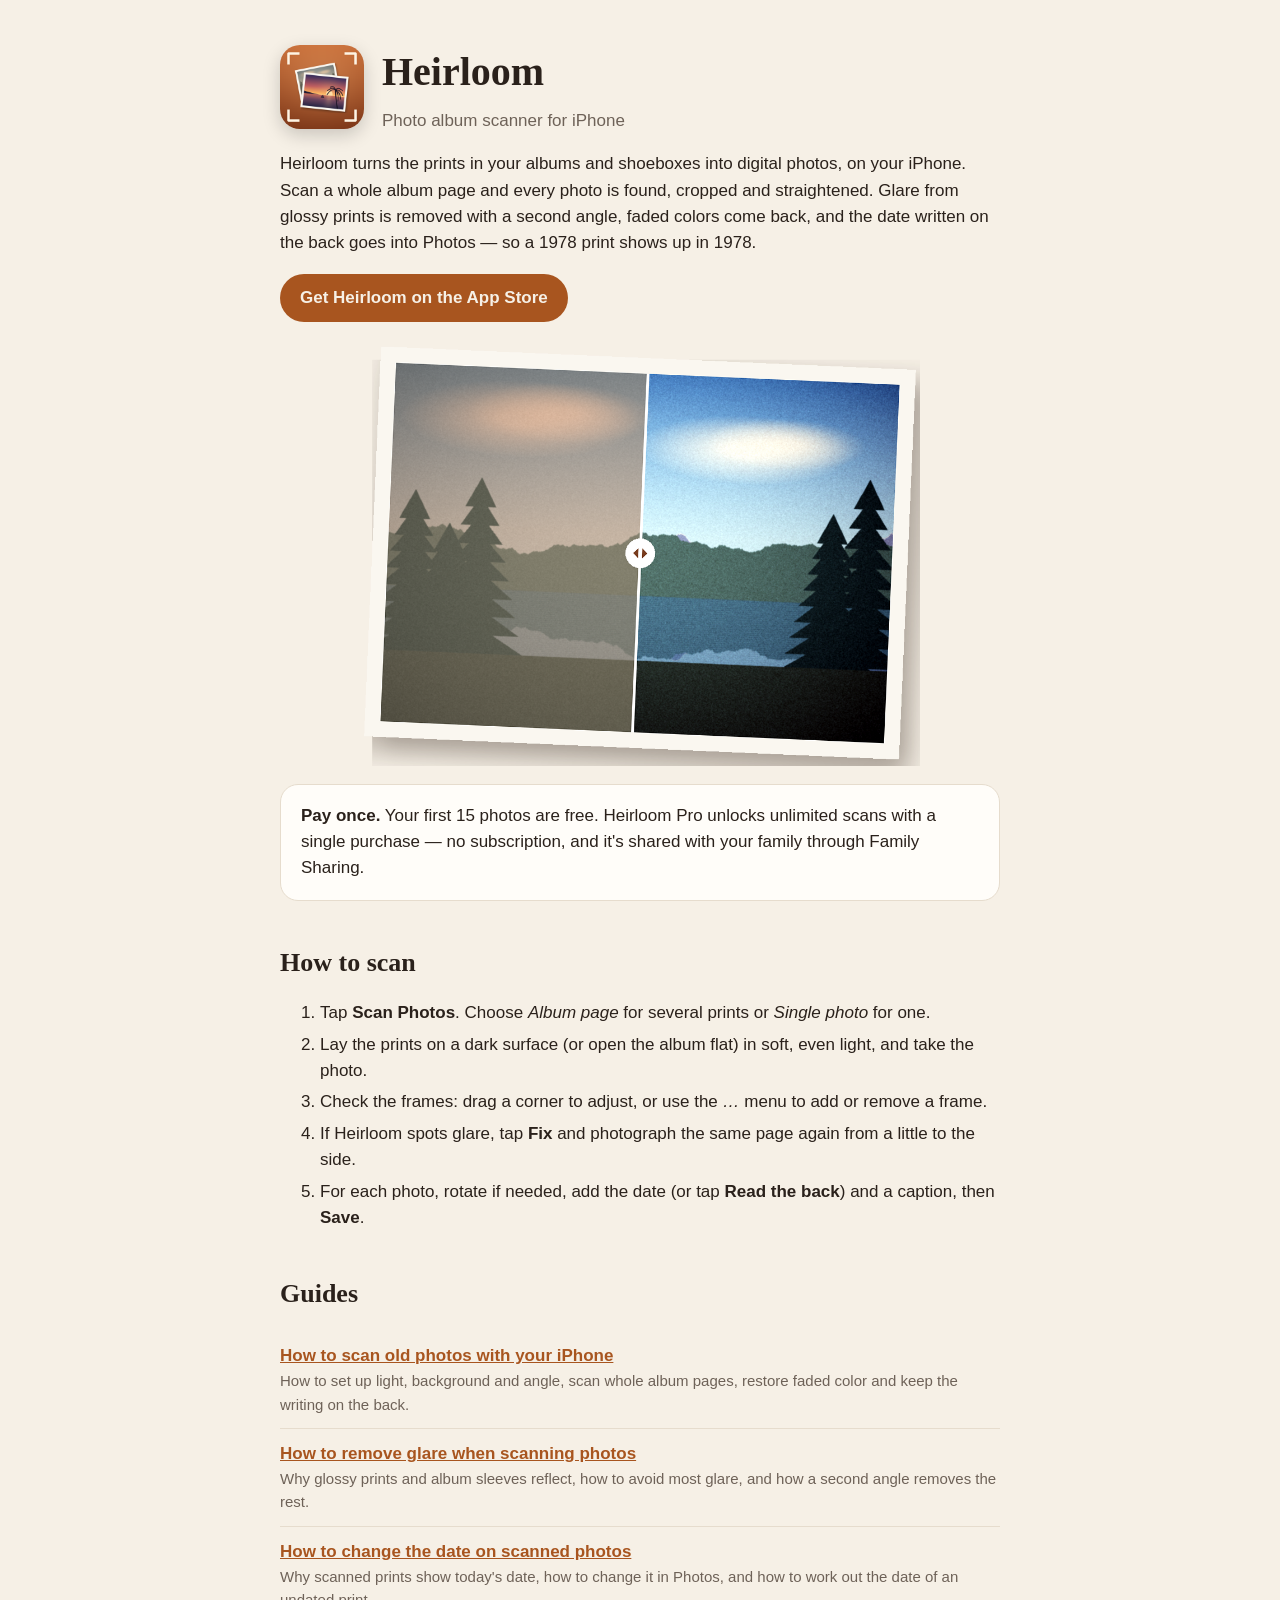
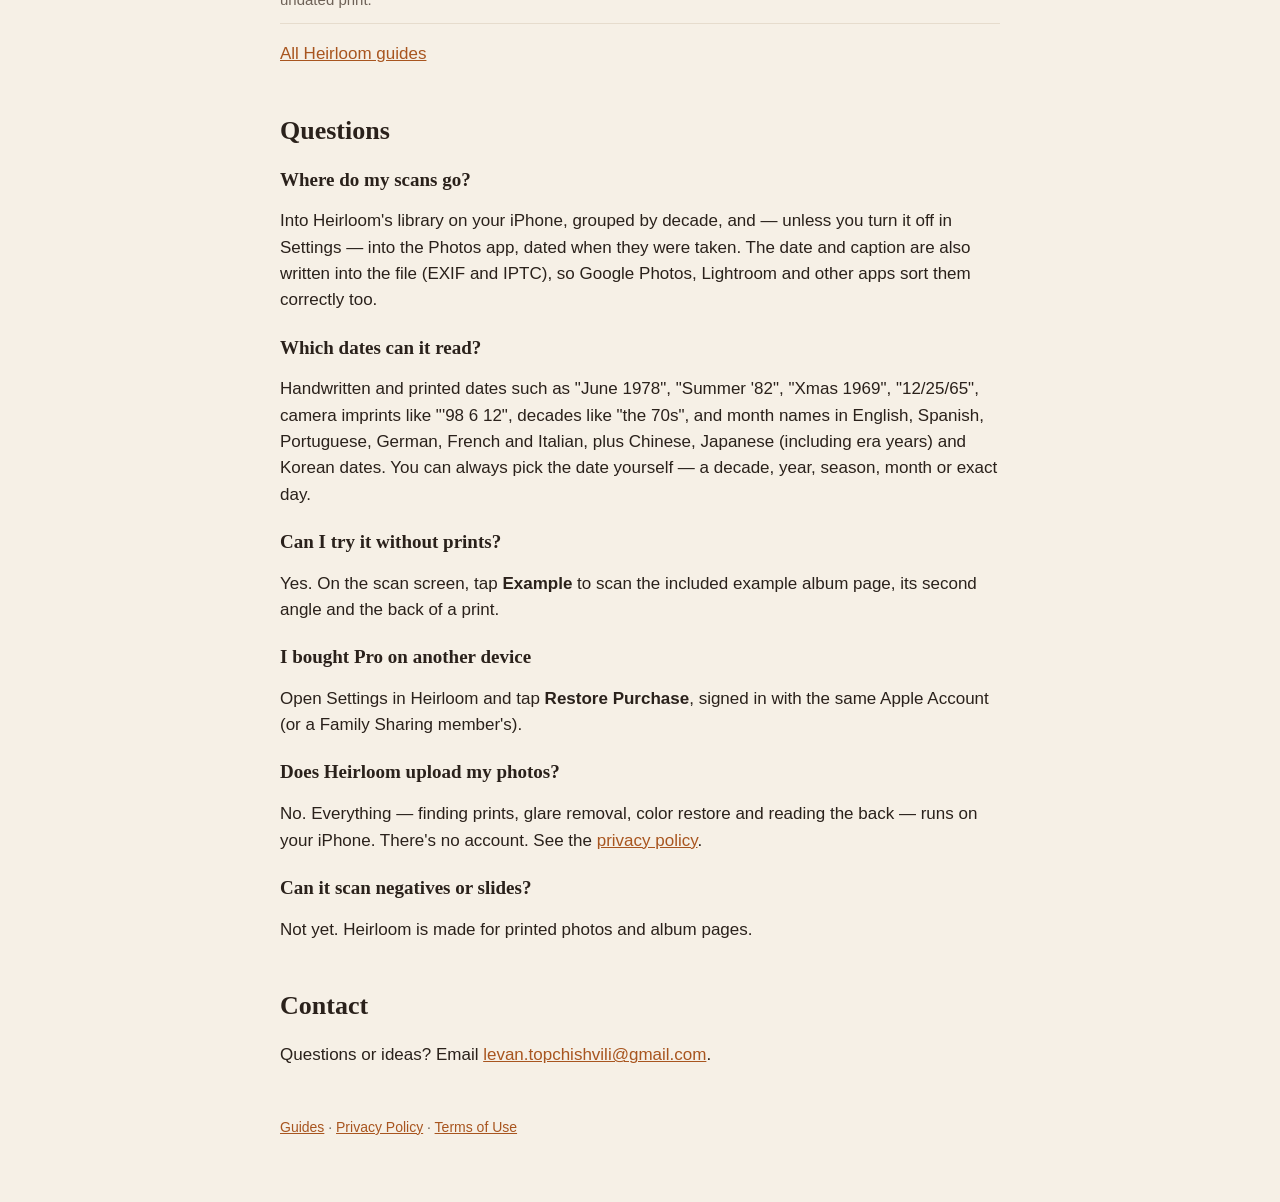
<file: docs/index.html>
<!doctype html><html lang="en"><head><meta charset="utf-8"><meta name="viewport" content="width=device-width,initial-scale=1">
<title>Heirloom: Photo Album Scanner – Help</title>
<meta name="description" content="Heirloom scans old photos and album pages on iPhone: every print found and straightened, glare removed, faded colors restored and dates read from the back. One-time purchase, no subscription.">
<meta name="apple-itunes-app" content="app-id=6817803787">
<link rel="stylesheet" href="style.css"></head><body><main>
<div class="hero"><img src="icon.png" alt=""><div><h1>Heirloom</h1><p class="muted">Photo album scanner for iPhone</p></div></div>
<p>Heirloom turns the prints in your albums and shoeboxes into digital photos, on your iPhone. Scan a whole album page and every photo is found, cropped and straightened. Glare from glossy prints is removed with a second angle, faded colors come back, and the date written on the back goes into Photos — so a 1978 print shows up in 1978.</p>
<p class="g-cta-row"><a class="g-cta" href="https://apps.apple.com/app/id6817803787">Get Heirloom on the App Store</a></p>
<img class="wide" src="before-after.png" alt="A faded print before and after color restore">
<div class="card"><strong>Pay once.</strong> Your first 15 photos are free. Heirloom Pro unlocks unlimited scans with a single purchase — no subscription, and it's shared with your family through Family Sharing.</div>

<h2>How to scan</h2>
<ol>
<li>Tap <strong>Scan Photos</strong>. Choose <em>Album page</em> for several prints or <em>Single photo</em> for one.</li>
<li>Lay the prints on a dark surface (or open the album flat) in soft, even light, and take the photo.</li>
<li>Check the frames: drag a corner to adjust, or use the <em>…</em> menu to add or remove a frame.</li>
<li>If Heirloom spots glare, tap <strong>Fix</strong> and photograph the same page again from a little to the side.</li>
<li>For each photo, rotate if needed, add the date (or tap <strong>Read the back</strong>) and a caption, then <strong>Save</strong>.</li>
</ol>

<h2 id="guides">Guides</h2>
<ul class="g-list">
<li><a href="guides/how-to-scan-old-photos-with-iphone.html">How to scan old photos with your iPhone</a><span>How to set up light, background and angle, scan whole album pages, restore faded color and keep the writing on the back.</span></li>
<li><a href="guides/how-to-remove-glare-when-scanning-photos.html">How to remove glare when scanning photos</a><span>Why glossy prints and album sleeves reflect, how to avoid most glare, and how a second angle removes the rest.</span></li>
<li><a href="guides/how-to-change-the-date-on-scanned-photos.html">How to change the date on scanned photos</a><span>Why scanned prints show today's date, how to change it in Photos, and how to work out the date of an undated print.</span></li>
</ul>
<p><a href="guides/">All Heirloom guides</a></p>

<h2 id="questions">Questions</h2>
<h3>Where do my scans go?</h3>
<p>Into Heirloom's library on your iPhone, grouped by decade, and — unless you turn it off in Settings — into the Photos app, dated when they were taken. The date and caption are also written into the file (EXIF and IPTC), so Google Photos, Lightroom and other apps sort them correctly too.</p>
<h3>Which dates can it read?</h3>
<p>Handwritten and printed dates such as "June 1978", "Summer '82", "Xmas 1969", "12/25/65", camera imprints like "'98 6 12", decades like "the 70s", and month names in English, Spanish, Portuguese, German, French and Italian, plus Chinese, Japanese (including era years) and Korean dates. You can always pick the date yourself — a decade, year, season, month or exact day.</p>
<h3>Can I try it without prints?</h3>
<p>Yes. On the scan screen, tap <strong>Example</strong> to scan the included example album page, its second angle and the back of a print.</p>
<h3>I bought Pro on another device</h3>
<p>Open Settings in Heirloom and tap <strong>Restore Purchase</strong>, signed in with the same Apple Account (or a Family Sharing member's).</p>
<h3>Does Heirloom upload my photos?</h3>
<p>No. Everything — finding prints, glare removal, color restore and reading the back — runs on your iPhone. There's no account. See the <a href="privacy.html">privacy policy</a>.</p>
<h3>Can it scan negatives or slides?</h3>
<p>Not yet. Heirloom is made for printed photos and album pages.</p>

<h2>Contact</h2>
<p>Questions or ideas? Email <a href="mailto:levan.topchishvili@gmail.com?subject=Heirloom">levan.topchishvili@gmail.com</a>.</p>
<footer><a href="guides/">Guides</a> · <a href="privacy.html">Privacy Policy</a> · <a href="https://www.apple.com/legal/internet-services/itunes/dev/stdeula/">Terms of Use</a></footer>
</main></body></html>
</file>
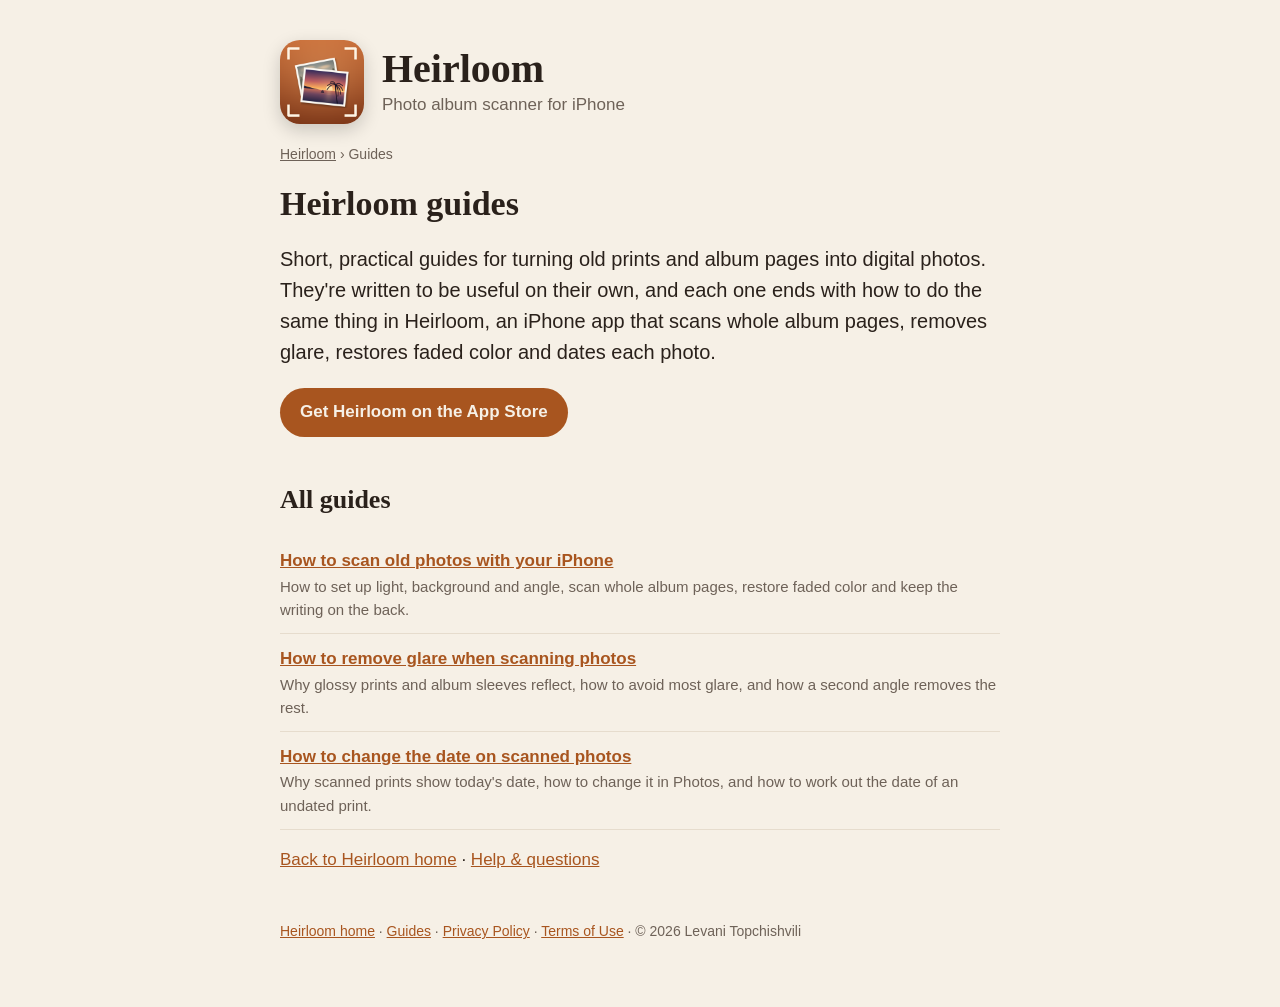
<file: docs/guides/index.html>
<!doctype html>
<html lang="en">
<head>
<meta charset="utf-8">
<meta name="viewport" content="width=device-width, initial-scale=1">
<title>Photo Scanning Guides: Old Prints, Glare and Dates – Heirloom</title>
<meta name="description" content="Practical guides for scanning old photos with an iPhone: setting up, removing glare from glossy prints, and giving scans the right date. By the developer.">
<link rel="canonical" href="https://levan2002.github.io/heirloom-scanner/guides/">
<link rel="icon" href="../icon.png">
<link rel="stylesheet" href="../style.css">
<meta property="og:type" content="website">
<meta property="og:title" content="Photo Scanning Guides: Old Prints, Glare and Dates – Heirloom">
<meta property="og:description" content="Practical guides for scanning old photos with an iPhone: setting up, removing glare from glossy prints, and giving scans the right date. By the developer.">
<meta property="og:url" content="https://levan2002.github.io/heirloom-scanner/guides/">
<meta property="og:site_name" content="Heirloom">
<meta name="twitter:card" content="summary">
<meta name="apple-itunes-app" content="app-id=6817803787">
<script type="application/ld+json">
{
 "@context": "https://schema.org",
 "@type": "BreadcrumbList",
 "itemListElement": [
  {
   "@type": "ListItem",
   "position": 1,
   "name": "Heirloom home",
   "item": "https://levan2002.github.io/heirloom-scanner/"
  },
  {
   "@type": "ListItem",
   "position": 2,
   "name": "Guides",
   "item": "https://levan2002.github.io/heirloom-scanner/guides/"
  }
 ]
}
</script>
<script type="application/ld+json">
{
 "@context": "https://schema.org",
 "@type": "CollectionPage",
 "name": "Heirloom guides",
 "description": "Practical guides for scanning old photos with an iPhone: setting up, removing glare from glossy prints, and giving scans the right date. By the developer.",
 "url": "https://levan2002.github.io/heirloom-scanner/guides/",
 "author": {
  "@type": "Person",
  "name": "Levani Topchishvili"
 },
 "dateModified": "2026-10-05"
}
</script>
</head>
<body class="guide"><main>
<div class="hero"><img src="../icon.png" alt="Heirloom app icon"><div><div class="g-brand"><a href="../">Heirloom</a></div><p class="muted">Photo album scanner for iPhone</p></div></div>
<nav class="crumbs" aria-label="Breadcrumb"><a href="../">Heirloom</a> <span aria-hidden="true">›</span> Guides</nav>
<article class="guide-art">
<h1>Heirloom guides</h1>
<p class="lead">Short, practical guides for turning old prints and album pages into digital photos. They're written to be useful on their own, and each one ends with how to do the same thing in Heirloom, an iPhone app that scans whole album pages, removes glare, restores faded color and dates each photo.</p>
<p class="g-cta-row"><a class="g-cta" href="https://apps.apple.com/app/id6817803787">Get Heirloom on the App Store</a></p>
<h2>All guides</h2>
<ul class="g-list">
<li><a href="how-to-scan-old-photos-with-iphone.html">How to scan old photos with your iPhone</a><span>How to set up light, background and angle, scan whole album pages, restore faded color and keep the writing on the back.</span></li>
<li><a href="how-to-remove-glare-when-scanning-photos.html">How to remove glare when scanning photos</a><span>Why glossy prints and album sleeves reflect, how to avoid most glare, and how a second angle removes the rest.</span></li>
<li><a href="how-to-change-the-date-on-scanned-photos.html">How to change the date on scanned photos</a><span>Why scanned prints show today's date, how to change it in Photos, and how to work out the date of an undated print.</span></li>
</ul>
<p><a href="../">Back to Heirloom home</a> · <a href="../#questions">Help &amp; questions</a></p>
</article>
<footer><a href="../">Heirloom home</a> · <a href="./">Guides</a> · <a href="../privacy.html">Privacy Policy</a> · <a href="https://www.apple.com/legal/internet-services/itunes/dev/stdeula/">Terms of Use</a> · © 2026 Levani Topchishvili</footer>
</main></body></html>
</file>
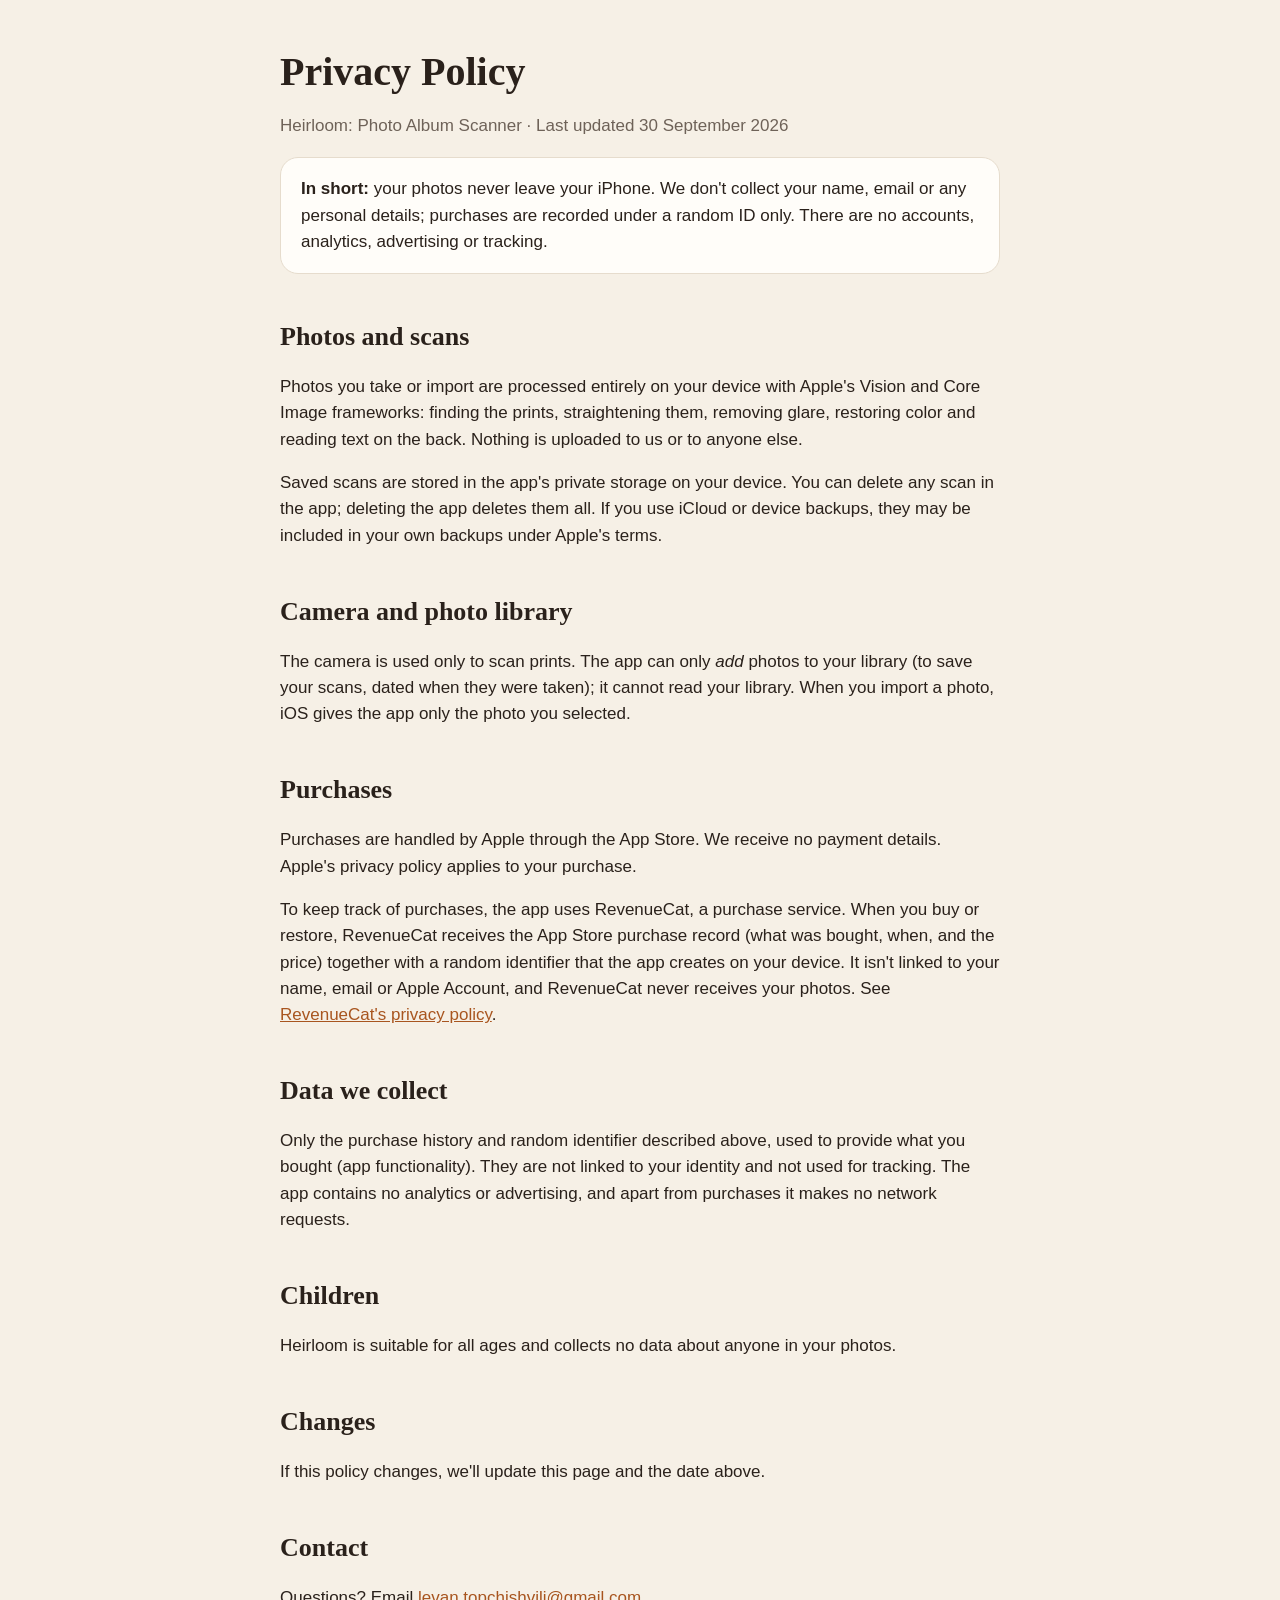
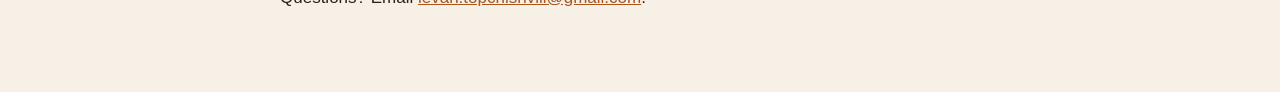
<file: docs/privacy.html>
<!doctype html><html lang="en"><head><meta charset="utf-8"><meta name="viewport" content="width=device-width,initial-scale=1">
<title>Privacy Policy – Heirloom: Photo Album Scanner</title><link rel="stylesheet" href="style.css"></head><body><main>
<h1>Privacy Policy</h1>
<p class="muted">Heirloom: Photo Album Scanner · Last updated 30 September 2026</p>
<div class="card"><strong>In short:</strong> your photos never leave your iPhone. We don't collect your name, email or any personal details; purchases are recorded under a random ID only. There are no accounts, analytics, advertising or tracking.</div>
<h2>Photos and scans</h2>
<p>Photos you take or import are processed entirely on your device with Apple's Vision and Core Image frameworks: finding the prints, straightening them, removing glare, restoring color and reading text on the back. Nothing is uploaded to us or to anyone else.</p>
<p>Saved scans are stored in the app's private storage on your device. You can delete any scan in the app; deleting the app deletes them all. If you use iCloud or device backups, they may be included in your own backups under Apple's terms.</p>
<h2>Camera and photo library</h2>
<p>The camera is used only to scan prints. The app can only <em>add</em> photos to your library (to save your scans, dated when they were taken); it cannot read your library. When you import a photo, iOS gives the app only the photo you selected.</p>
<h2>Purchases</h2>
<p>Purchases are handled by Apple through the App Store. We receive no payment details. Apple's privacy policy applies to your purchase.</p>
<p>To keep track of purchases, the app uses RevenueCat, a purchase service. When you buy or restore, RevenueCat receives the App Store purchase record (what was bought, when, and the price) together with a random identifier that the app creates on your device. It isn't linked to your name, email or Apple Account, and RevenueCat never receives your photos. See <a href="https://www.revenuecat.com/privacy">RevenueCat's privacy policy</a>.</p>
<h2>Data we collect</h2>
<p>Only the purchase history and random identifier described above, used to provide what you bought (app functionality). They are not linked to your identity and not used for tracking. The app contains no analytics or advertising, and apart from purchases it makes no network requests.</p>
<h2>Children</h2>
<p>Heirloom is suitable for all ages and collects no data about anyone in your photos.</p>
<h2>Changes</h2>
<p>If this policy changes, we'll update this page and the date above.</p>
<h2>Contact</h2>
<p>Questions? Email <a href="mailto:levan.topchishvili@gmail.com">levan.topchishvili@gmail.com</a>.</p>
</main></body></html>
</file>
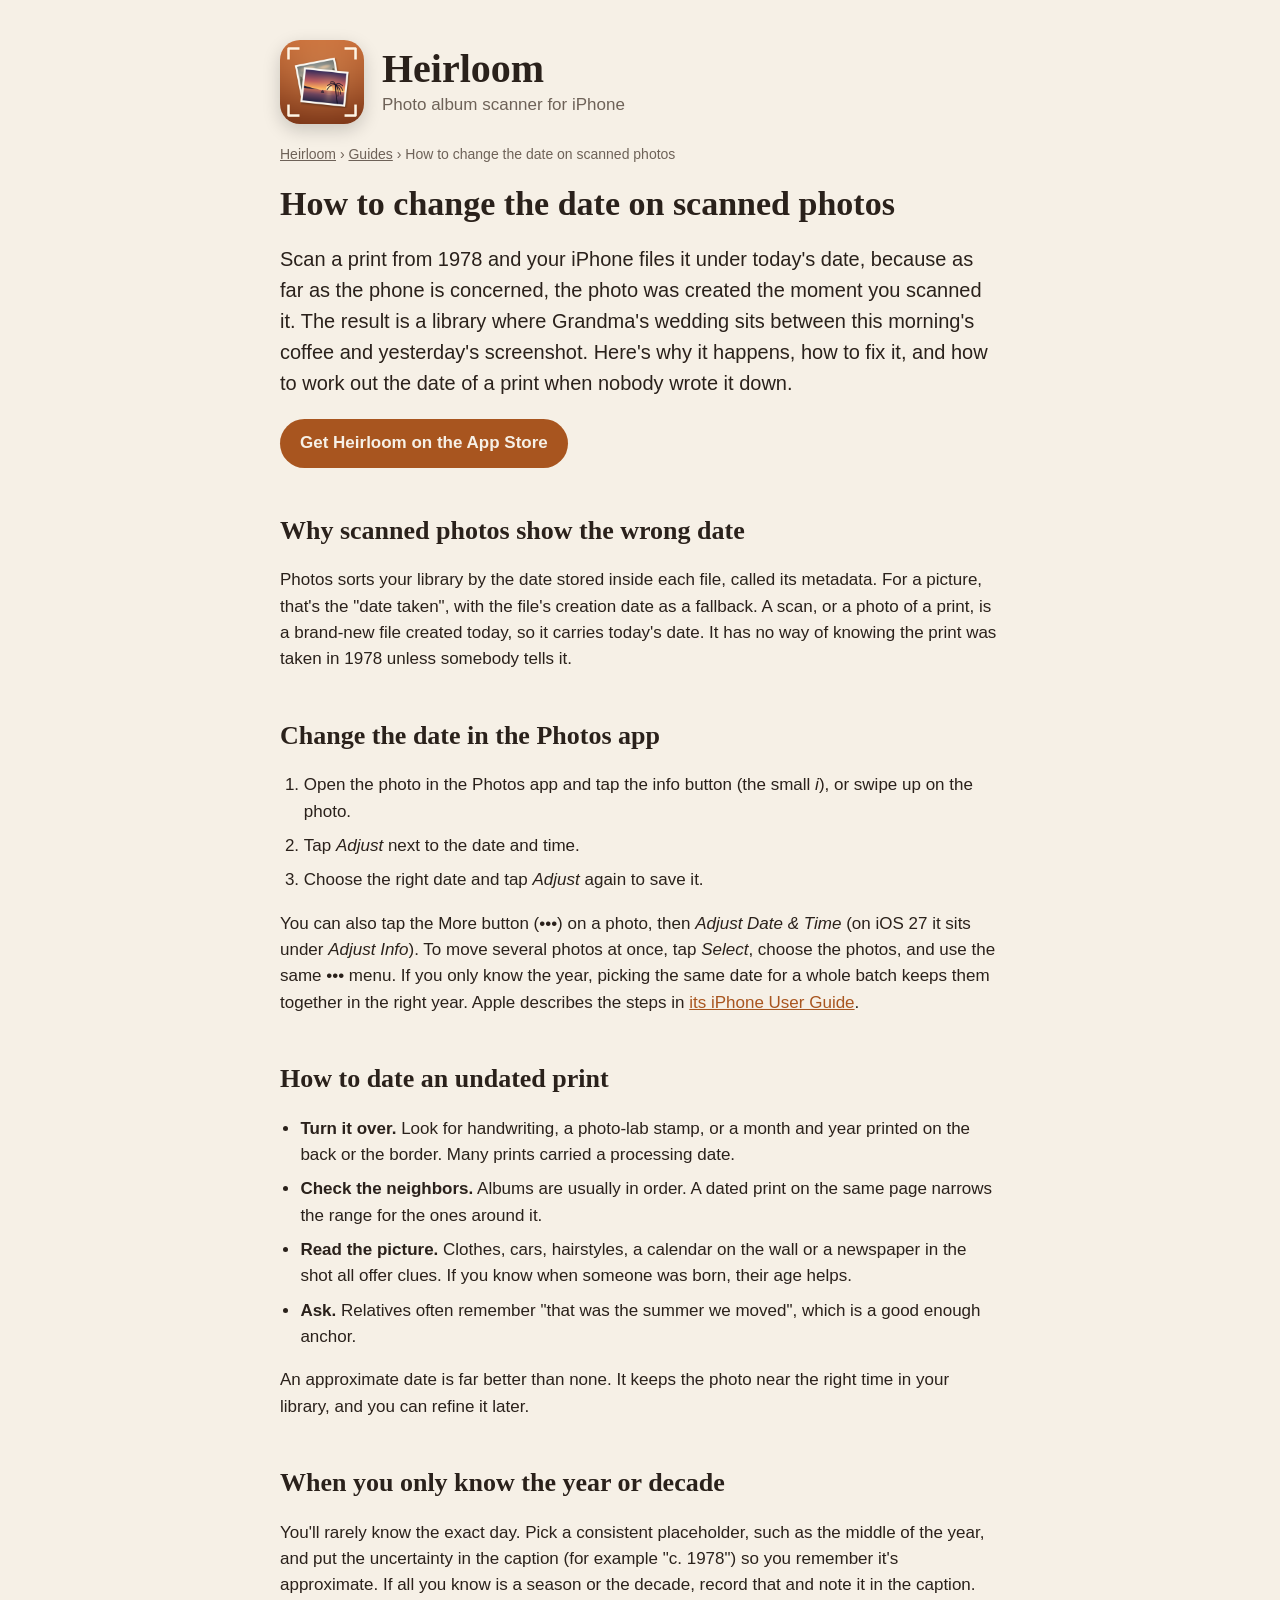
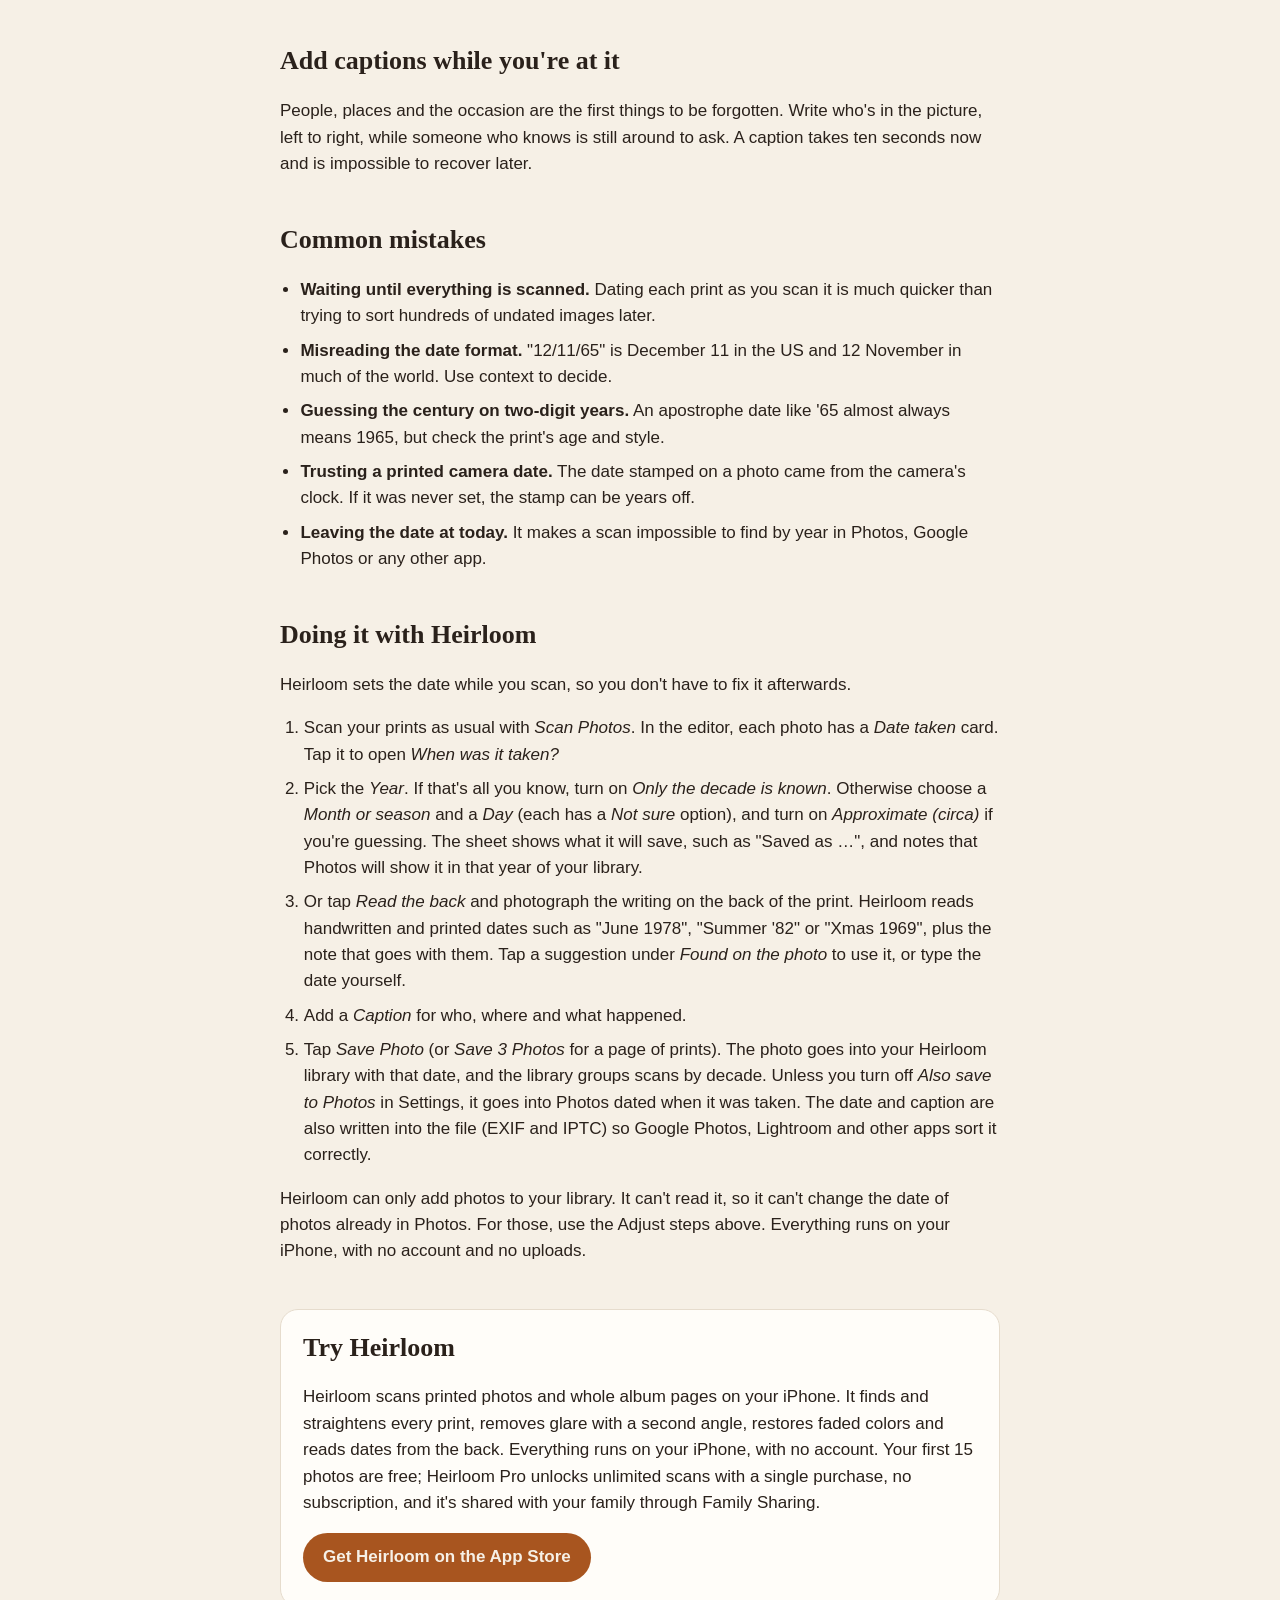
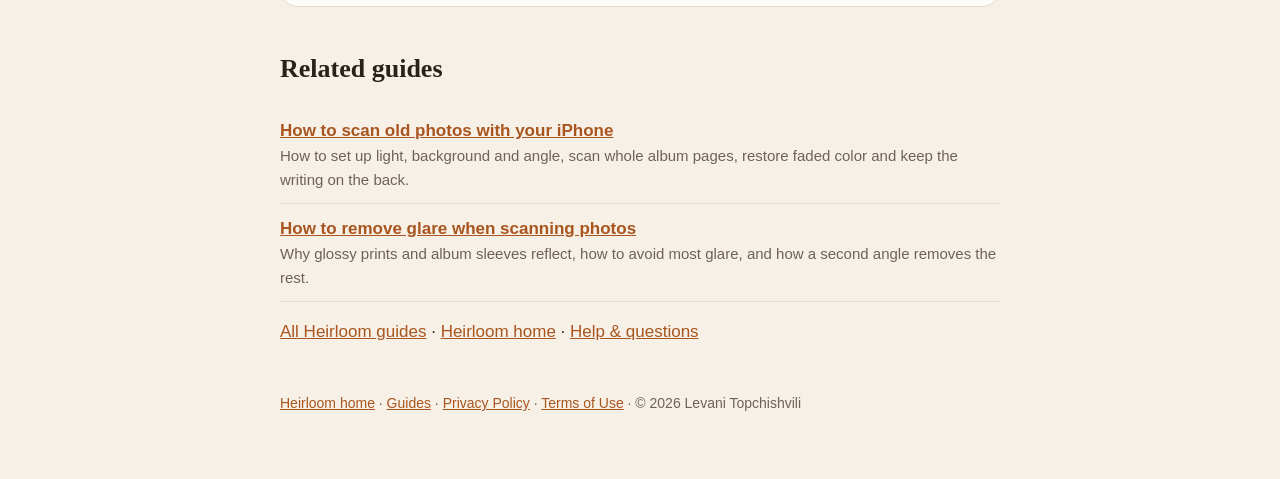
<file: docs/guides/how-to-change-the-date-on-scanned-photos.html>
<!doctype html>
<html lang="en">
<head>
<meta charset="utf-8">
<meta name="viewport" content="width=device-width, initial-scale=1">
<title>How to Change the Date on Scanned Photos (iPhone) – Heirloom</title>
<meta name="description" content="Scanned old photos show today&#x27;s date. Learn why, how to change the date in Photos, how to date unlabeled prints, and how to set the right date while you scan.">
<link rel="canonical" href="https://levan2002.github.io/heirloom-scanner/guides/how-to-change-the-date-on-scanned-photos.html">
<link rel="icon" href="../icon.png">
<link rel="stylesheet" href="../style.css">
<meta property="og:type" content="article">
<meta property="og:title" content="How to Change the Date on Scanned Photos (iPhone) – Heirloom">
<meta property="og:description" content="Scanned old photos show today&#x27;s date. Learn why, how to change the date in Photos, how to date unlabeled prints, and how to set the right date while you scan.">
<meta property="og:url" content="https://levan2002.github.io/heirloom-scanner/guides/how-to-change-the-date-on-scanned-photos.html">
<meta property="og:site_name" content="Heirloom">
<meta name="twitter:card" content="summary">
<meta name="apple-itunes-app" content="app-id=6817803787">
<script type="application/ld+json">
{
 "@context": "https://schema.org",
 "@type": "Article",
 "headline": "How to change the date on scanned photos",
 "description": "Scanned old photos show today's date. Learn why, how to change the date in Photos, how to date unlabeled prints, and how to set the right date while you scan.",
 "author": {
  "@type": "Person",
  "name": "Levani Topchishvili"
 },
 "publisher": {
  "@type": "Person",
  "name": "Levani Topchishvili"
 },
 "datePublished": "2026-10-05",
 "dateModified": "2026-10-05",
 "mainEntityOfPage": "https://levan2002.github.io/heirloom-scanner/guides/how-to-change-the-date-on-scanned-photos.html"
}
</script>
<script type="application/ld+json">
{
 "@context": "https://schema.org",
 "@type": "BreadcrumbList",
 "itemListElement": [
  {
   "@type": "ListItem",
   "position": 1,
   "name": "Heirloom home",
   "item": "https://levan2002.github.io/heirloom-scanner/"
  },
  {
   "@type": "ListItem",
   "position": 2,
   "name": "Guides",
   "item": "https://levan2002.github.io/heirloom-scanner/guides/"
  },
  {
   "@type": "ListItem",
   "position": 3,
   "name": "How to change the date on scanned photos",
   "item": "https://levan2002.github.io/heirloom-scanner/guides/how-to-change-the-date-on-scanned-photos.html"
  }
 ]
}
</script>
</head>
<body class="guide"><main>
<div class="hero"><img src="../icon.png" alt="Heirloom app icon"><div><div class="g-brand"><a href="../">Heirloom</a></div><p class="muted">Photo album scanner for iPhone</p></div></div>
<nav class="crumbs" aria-label="Breadcrumb"><a href="../">Heirloom</a> <span aria-hidden="true">›</span> <a href="./">Guides</a> <span aria-hidden="true">›</span> How to change the date on scanned photos</nav>
<article class="guide-art">
<h1>How to change the date on scanned photos</h1>
<p class="lead">Scan a print from 1978 and your iPhone files it under today's date, because as far as the phone is concerned, the photo was created the moment you scanned it. The result is a library where Grandma's wedding sits between this morning's coffee and yesterday's screenshot. Here's why it happens, how to fix it, and how to work out the date of a print when nobody wrote it down.</p>
<p class="g-cta-row"><a class="g-cta" href="https://apps.apple.com/app/id6817803787">Get Heirloom on the App Store</a></p>
<h2>Why scanned photos show the wrong date</h2>
<p>Photos sorts your library by the date stored inside each file, called its metadata. For a picture, that's the "date taken", with the file's creation date as a fallback. A scan, or a photo of a print, is a brand-new file created today, so it carries today's date. It has no way of knowing the print was taken in 1978 unless somebody tells it.</p>

<h2>Change the date in the Photos app</h2>
<ol class="steps">
<li>Open the photo in the Photos app and tap the info button (the small <em>i</em>), or swipe up on the photo.</li>
<li>Tap <em>Adjust</em> next to the date and time.</li>
<li>Choose the right date and tap <em>Adjust</em> again to save it.</li>
</ol>
<p>You can also tap the More button (•••) on a photo, then <em>Adjust Date &amp; Time</em> (on iOS 27 it sits under <em>Adjust Info</em>). To move several photos at once, tap <em>Select</em>, choose the photos, and use the same ••• menu. If you only know the year, picking the same date for a whole batch keeps them together in the right year. Apple describes the steps in <a href="https://support.apple.com/guide/iphone/see-photo-and-video-information-iph0edb9c18f/ios">its iPhone User Guide</a>.</p>

<h2>How to date an undated print</h2>
<ul class="tips">
<li><strong>Turn it over.</strong> Look for handwriting, a photo-lab stamp, or a month and year printed on the back or the border. Many prints carried a processing date.</li>
<li><strong>Check the neighbors.</strong> Albums are usually in order. A dated print on the same page narrows the range for the ones around it.</li>
<li><strong>Read the picture.</strong> Clothes, cars, hairstyles, a calendar on the wall or a newspaper in the shot all offer clues. If you know when someone was born, their age helps.</li>
<li><strong>Ask.</strong> Relatives often remember "that was the summer we moved", which is a good enough anchor.</li>
</ul>
<p>An approximate date is far better than none. It keeps the photo near the right time in your library, and you can refine it later.</p>

<h2>When you only know the year or decade</h2>
<p>You'll rarely know the exact day. Pick a consistent placeholder, such as the middle of the year, and put the uncertainty in the caption (for example "c. 1978") so you remember it's approximate. If all you know is a season or the decade, record that and note it in the caption.</p>

<h2>Add captions while you're at it</h2>
<p>People, places and the occasion are the first things to be forgotten. Write who's in the picture, left to right, while someone who knows is still around to ask. A caption takes ten seconds now and is impossible to recover later.</p>

<h2>Common mistakes</h2>
<ul class="tips">
<li><strong>Waiting until everything is scanned.</strong> Dating each print as you scan it is much quicker than trying to sort hundreds of undated images later.</li>
<li><strong>Misreading the date format.</strong> "12/11/65" is December 11 in the US and 12 November in much of the world. Use context to decide.</li>
<li><strong>Guessing the century on two-digit years.</strong> An apostrophe date like '65 almost always means 1965, but check the print's age and style.</li>
<li><strong>Trusting a printed camera date.</strong> The date stamped on a photo came from the camera's clock. If it was never set, the stamp can be years off.</li>
<li><strong>Leaving the date at today.</strong> It makes a scan impossible to find by year in Photos, Google Photos or any other app.</li>
</ul>
<h2>Doing it with Heirloom</h2>
<p>Heirloom sets the date while you scan, so you don't have to fix it afterwards.</p>
<ol class="steps">
<li>Scan your prints as usual with <em>Scan Photos</em>. In the editor, each photo has a <em>Date taken</em> card. Tap it to open <em>When was it taken?</em></li>
<li>Pick the <em>Year</em>. If that's all you know, turn on <em>Only the decade is known</em>. Otherwise choose a <em>Month or season</em> and a <em>Day</em> (each has a <em>Not sure</em> option), and turn on <em>Approximate (circa)</em> if you're guessing. The sheet shows what it will save, such as "Saved as …", and notes that Photos will show it in that year of your library.</li>
<li>Or tap <em>Read the back</em> and photograph the writing on the back of the print. Heirloom reads handwritten and printed dates such as "June 1978", "Summer '82" or "Xmas 1969", plus the note that goes with them. Tap a suggestion under <em>Found on the photo</em> to use it, or type the date yourself.</li>
<li>Add a <em>Caption</em> for who, where and what happened.</li>
<li>Tap <em>Save Photo</em> (or <em>Save 3 Photos</em> for a page of prints). The photo goes into your Heirloom library with that date, and the library groups scans by decade. Unless you turn off <em>Also save to Photos</em> in Settings, it goes into Photos dated when it was taken. The date and caption are also written into the file (EXIF and IPTC) so Google Photos, Lightroom and other apps sort it correctly.</li>
</ol>
<p>Heirloom can only add photos to your library. It can't read it, so it can't change the date of photos already in Photos. For those, use the Adjust steps above. Everything runs on your iPhone, with no account and no uploads.</p>
<div class="g-end ">
<h2>Try Heirloom</h2>
<p>Heirloom scans printed photos and whole album pages on your iPhone. It finds and straightens every print, removes glare with a second angle, restores faded colors and reads dates from the back. Everything runs on your iPhone, with no account. Your first 15 photos are free; Heirloom Pro unlocks unlimited scans with a single purchase, no subscription, and it's shared with your family through Family Sharing.</p>
<p class="g-cta-row"><a class="g-cta" href="https://apps.apple.com/app/id6817803787">Get Heirloom on the App Store</a></p>
</div>
<aside class="g-related">
<h2>Related guides</h2>
<ul>
<li><a href="how-to-scan-old-photos-with-iphone.html">How to scan old photos with your iPhone</a><span>How to set up light, background and angle, scan whole album pages, restore faded color and keep the writing on the back.</span></li>
<li><a href="how-to-remove-glare-when-scanning-photos.html">How to remove glare when scanning photos</a><span>Why glossy prints and album sleeves reflect, how to avoid most glare, and how a second angle removes the rest.</span></li>
</ul>
<p><a href="./">All Heirloom guides</a> · <a href="../">Heirloom home</a> · <a href="../#questions">Help &amp; questions</a></p>
</aside>
</article>
<footer><a href="../">Heirloom home</a> · <a href="./">Guides</a> · <a href="../privacy.html">Privacy Policy</a> · <a href="https://www.apple.com/legal/internet-services/itunes/dev/stdeula/">Terms of Use</a> · © 2026 Levani Topchishvili</footer>
</main></body></html>
</file>
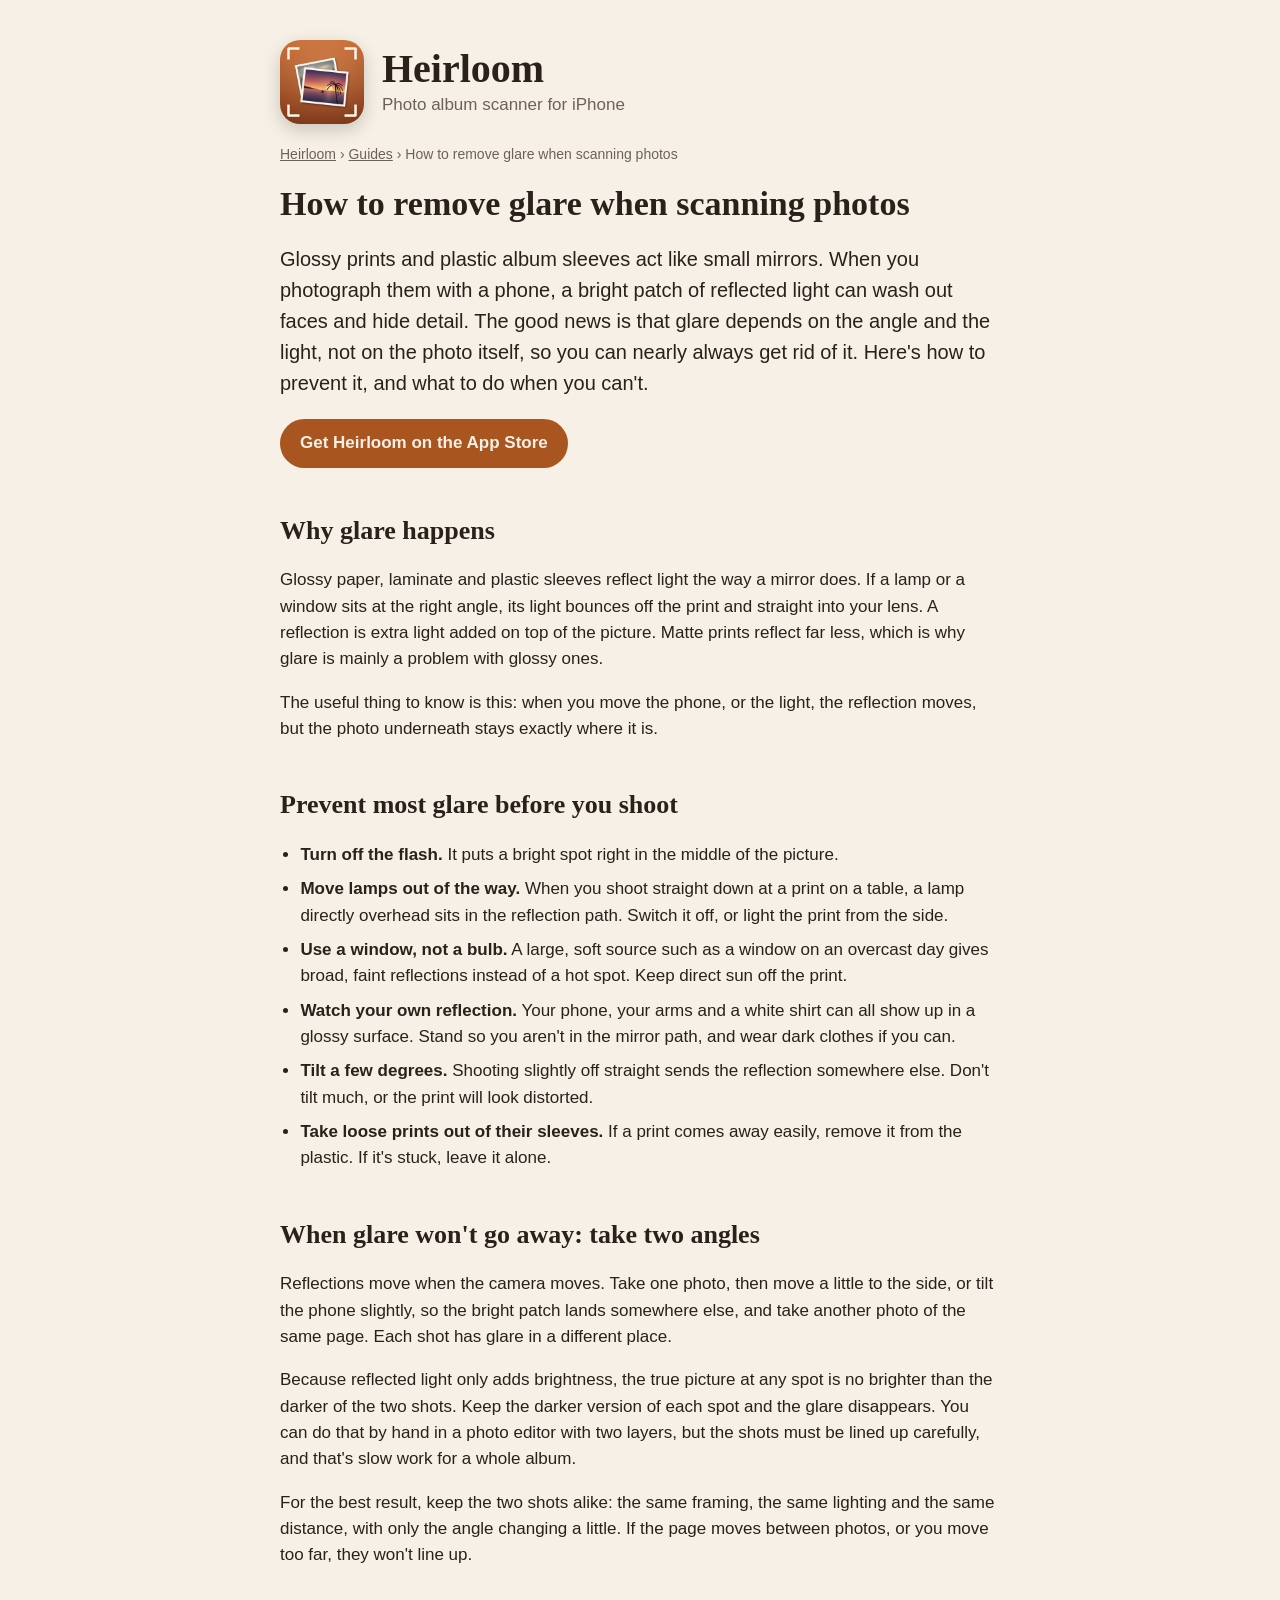
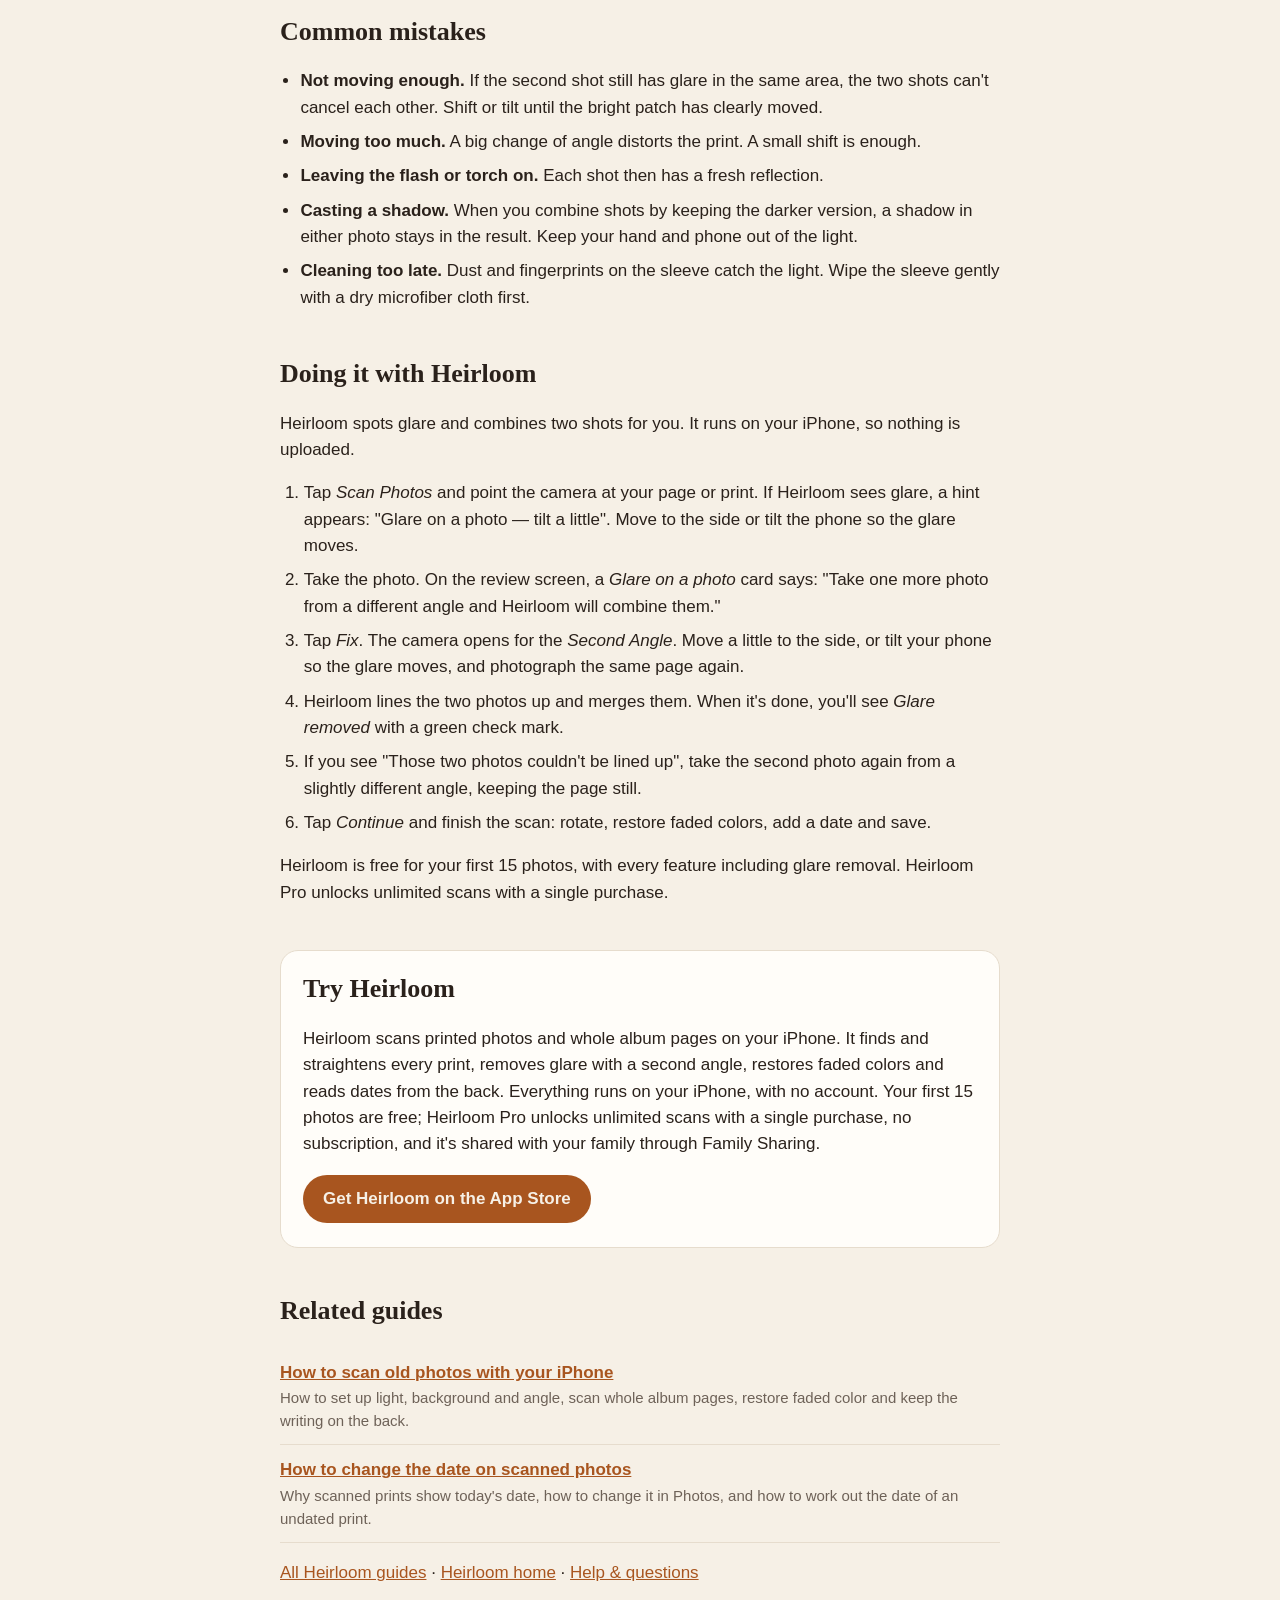
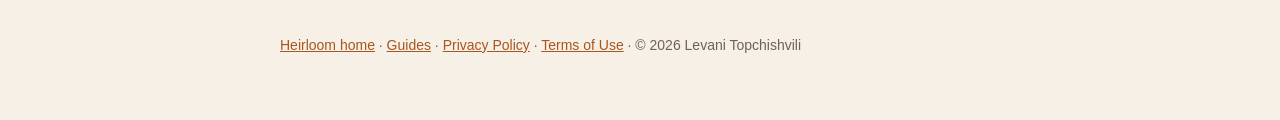
<file: docs/guides/how-to-remove-glare-when-scanning-photos.html>
<!doctype html>
<html lang="en">
<head>
<meta charset="utf-8">
<meta name="viewport" content="width=device-width, initial-scale=1">
<title>How to Remove Glare When Scanning Photos With a Phone – Heirloom</title>
<meta name="description" content="Glare on glossy prints and plastic album sleeves ruins phone scans. Learn how to avoid reflections, and how a second photo from another angle removes the rest.">
<link rel="canonical" href="https://levan2002.github.io/heirloom-scanner/guides/how-to-remove-glare-when-scanning-photos.html">
<link rel="icon" href="../icon.png">
<link rel="stylesheet" href="../style.css">
<meta property="og:type" content="article">
<meta property="og:title" content="How to Remove Glare When Scanning Photos With a Phone – Heirloom">
<meta property="og:description" content="Glare on glossy prints and plastic album sleeves ruins phone scans. Learn how to avoid reflections, and how a second photo from another angle removes the rest.">
<meta property="og:url" content="https://levan2002.github.io/heirloom-scanner/guides/how-to-remove-glare-when-scanning-photos.html">
<meta property="og:site_name" content="Heirloom">
<meta name="twitter:card" content="summary">
<meta name="apple-itunes-app" content="app-id=6817803787">
<script type="application/ld+json">
{
 "@context": "https://schema.org",
 "@type": "Article",
 "headline": "How to remove glare when scanning photos with a phone",
 "description": "Glare on glossy prints and plastic album sleeves ruins phone scans. Learn how to avoid reflections, and how a second photo from another angle removes the rest.",
 "author": {
  "@type": "Person",
  "name": "Levani Topchishvili"
 },
 "publisher": {
  "@type": "Person",
  "name": "Levani Topchishvili"
 },
 "datePublished": "2026-10-05",
 "dateModified": "2026-10-05",
 "mainEntityOfPage": "https://levan2002.github.io/heirloom-scanner/guides/how-to-remove-glare-when-scanning-photos.html"
}
</script>
<script type="application/ld+json">
{
 "@context": "https://schema.org",
 "@type": "BreadcrumbList",
 "itemListElement": [
  {
   "@type": "ListItem",
   "position": 1,
   "name": "Heirloom home",
   "item": "https://levan2002.github.io/heirloom-scanner/"
  },
  {
   "@type": "ListItem",
   "position": 2,
   "name": "Guides",
   "item": "https://levan2002.github.io/heirloom-scanner/guides/"
  },
  {
   "@type": "ListItem",
   "position": 3,
   "name": "How to remove glare when scanning photos with a phone",
   "item": "https://levan2002.github.io/heirloom-scanner/guides/how-to-remove-glare-when-scanning-photos.html"
  }
 ]
}
</script>
</head>
<body class="guide"><main>
<div class="hero"><img src="../icon.png" alt="Heirloom app icon"><div><div class="g-brand"><a href="../">Heirloom</a></div><p class="muted">Photo album scanner for iPhone</p></div></div>
<nav class="crumbs" aria-label="Breadcrumb"><a href="../">Heirloom</a> <span aria-hidden="true">›</span> <a href="./">Guides</a> <span aria-hidden="true">›</span> How to remove glare when scanning photos</nav>
<article class="guide-art">
<h1>How to remove glare when scanning photos</h1>
<p class="lead">Glossy prints and plastic album sleeves act like small mirrors. When you photograph them with a phone, a bright patch of reflected light can wash out faces and hide detail. The good news is that glare depends on the angle and the light, not on the photo itself, so you can nearly always get rid of it. Here's how to prevent it, and what to do when you can't.</p>
<p class="g-cta-row"><a class="g-cta" href="https://apps.apple.com/app/id6817803787">Get Heirloom on the App Store</a></p>
<h2>Why glare happens</h2>
<p>Glossy paper, laminate and plastic sleeves reflect light the way a mirror does. If a lamp or a window sits at the right angle, its light bounces off the print and straight into your lens. A reflection is extra light added on top of the picture. Matte prints reflect far less, which is why glare is mainly a problem with glossy ones.</p>
<p>The useful thing to know is this: when you move the phone, or the light, the reflection moves, but the photo underneath stays exactly where it is.</p>

<h2>Prevent most glare before you shoot</h2>
<ul class="tips">
<li><strong>Turn off the flash.</strong> It puts a bright spot right in the middle of the picture.</li>
<li><strong>Move lamps out of the way.</strong> When you shoot straight down at a print on a table, a lamp directly overhead sits in the reflection path. Switch it off, or light the print from the side.</li>
<li><strong>Use a window, not a bulb.</strong> A large, soft source such as a window on an overcast day gives broad, faint reflections instead of a hot spot. Keep direct sun off the print.</li>
<li><strong>Watch your own reflection.</strong> Your phone, your arms and a white shirt can all show up in a glossy surface. Stand so you aren't in the mirror path, and wear dark clothes if you can.</li>
<li><strong>Tilt a few degrees.</strong> Shooting slightly off straight sends the reflection somewhere else. Don't tilt much, or the print will look distorted.</li>
<li><strong>Take loose prints out of their sleeves.</strong> If a print comes away easily, remove it from the plastic. If it's stuck, leave it alone.</li>
</ul>

<h2>When glare won't go away: take two angles</h2>
<p>Reflections move when the camera moves. Take one photo, then move a little to the side, or tilt the phone slightly, so the bright patch lands somewhere else, and take another photo of the same page. Each shot has glare in a different place.</p>
<p>Because reflected light only adds brightness, the true picture at any spot is no brighter than the darker of the two shots. Keep the darker version of each spot and the glare disappears. You can do that by hand in a photo editor with two layers, but the shots must be lined up carefully, and that's slow work for a whole album.</p>
<p>For the best result, keep the two shots alike: the same framing, the same lighting and the same distance, with only the angle changing a little. If the page moves between photos, or you move too far, they won't line up.</p>

<h2>Common mistakes</h2>
<ul class="tips">
<li><strong>Not moving enough.</strong> If the second shot still has glare in the same area, the two shots can't cancel each other. Shift or tilt until the bright patch has clearly moved.</li>
<li><strong>Moving too much.</strong> A big change of angle distorts the print. A small shift is enough.</li>
<li><strong>Leaving the flash or torch on.</strong> Each shot then has a fresh reflection.</li>
<li><strong>Casting a shadow.</strong> When you combine shots by keeping the darker version, a shadow in either photo stays in the result. Keep your hand and phone out of the light.</li>
<li><strong>Cleaning too late.</strong> Dust and fingerprints on the sleeve catch the light. Wipe the sleeve gently with a dry microfiber cloth first.</li>
</ul>
<h2>Doing it with Heirloom</h2>
<p>Heirloom spots glare and combines two shots for you. It runs on your iPhone, so nothing is uploaded.</p>
<ol class="steps">
<li>Tap <em>Scan Photos</em> and point the camera at your page or print. If Heirloom sees glare, a hint appears: "Glare on a photo — tilt a little". Move to the side or tilt the phone so the glare moves.</li>
<li>Take the photo. On the review screen, a <em>Glare on a photo</em> card says: "Take one more photo from a different angle and Heirloom will combine them."</li>
<li>Tap <em>Fix</em>. The camera opens for the <em>Second Angle</em>. Move a little to the side, or tilt your phone so the glare moves, and photograph the same page again.</li>
<li>Heirloom lines the two photos up and merges them. When it's done, you'll see <em>Glare removed</em> with a green check mark.</li>
<li>If you see "Those two photos couldn't be lined up", take the second photo again from a slightly different angle, keeping the page still.</li>
<li>Tap <em>Continue</em> and finish the scan: rotate, restore faded colors, add a date and save.</li>
</ol>
<p>Heirloom is free for your first 15 photos, with every feature including glare removal. Heirloom Pro unlocks unlimited scans with a single purchase.</p>
<div class="g-end ">
<h2>Try Heirloom</h2>
<p>Heirloom scans printed photos and whole album pages on your iPhone. It finds and straightens every print, removes glare with a second angle, restores faded colors and reads dates from the back. Everything runs on your iPhone, with no account. Your first 15 photos are free; Heirloom Pro unlocks unlimited scans with a single purchase, no subscription, and it's shared with your family through Family Sharing.</p>
<p class="g-cta-row"><a class="g-cta" href="https://apps.apple.com/app/id6817803787">Get Heirloom on the App Store</a></p>
</div>
<aside class="g-related">
<h2>Related guides</h2>
<ul>
<li><a href="how-to-scan-old-photos-with-iphone.html">How to scan old photos with your iPhone</a><span>How to set up light, background and angle, scan whole album pages, restore faded color and keep the writing on the back.</span></li>
<li><a href="how-to-change-the-date-on-scanned-photos.html">How to change the date on scanned photos</a><span>Why scanned prints show today's date, how to change it in Photos, and how to work out the date of an undated print.</span></li>
</ul>
<p><a href="./">All Heirloom guides</a> · <a href="../">Heirloom home</a> · <a href="../#questions">Help &amp; questions</a></p>
</aside>
</article>
<footer><a href="../">Heirloom home</a> · <a href="./">Guides</a> · <a href="../privacy.html">Privacy Policy</a> · <a href="https://www.apple.com/legal/internet-services/itunes/dev/stdeula/">Terms of Use</a> · © 2026 Levani Topchishvili</footer>
</main></body></html>
</file>
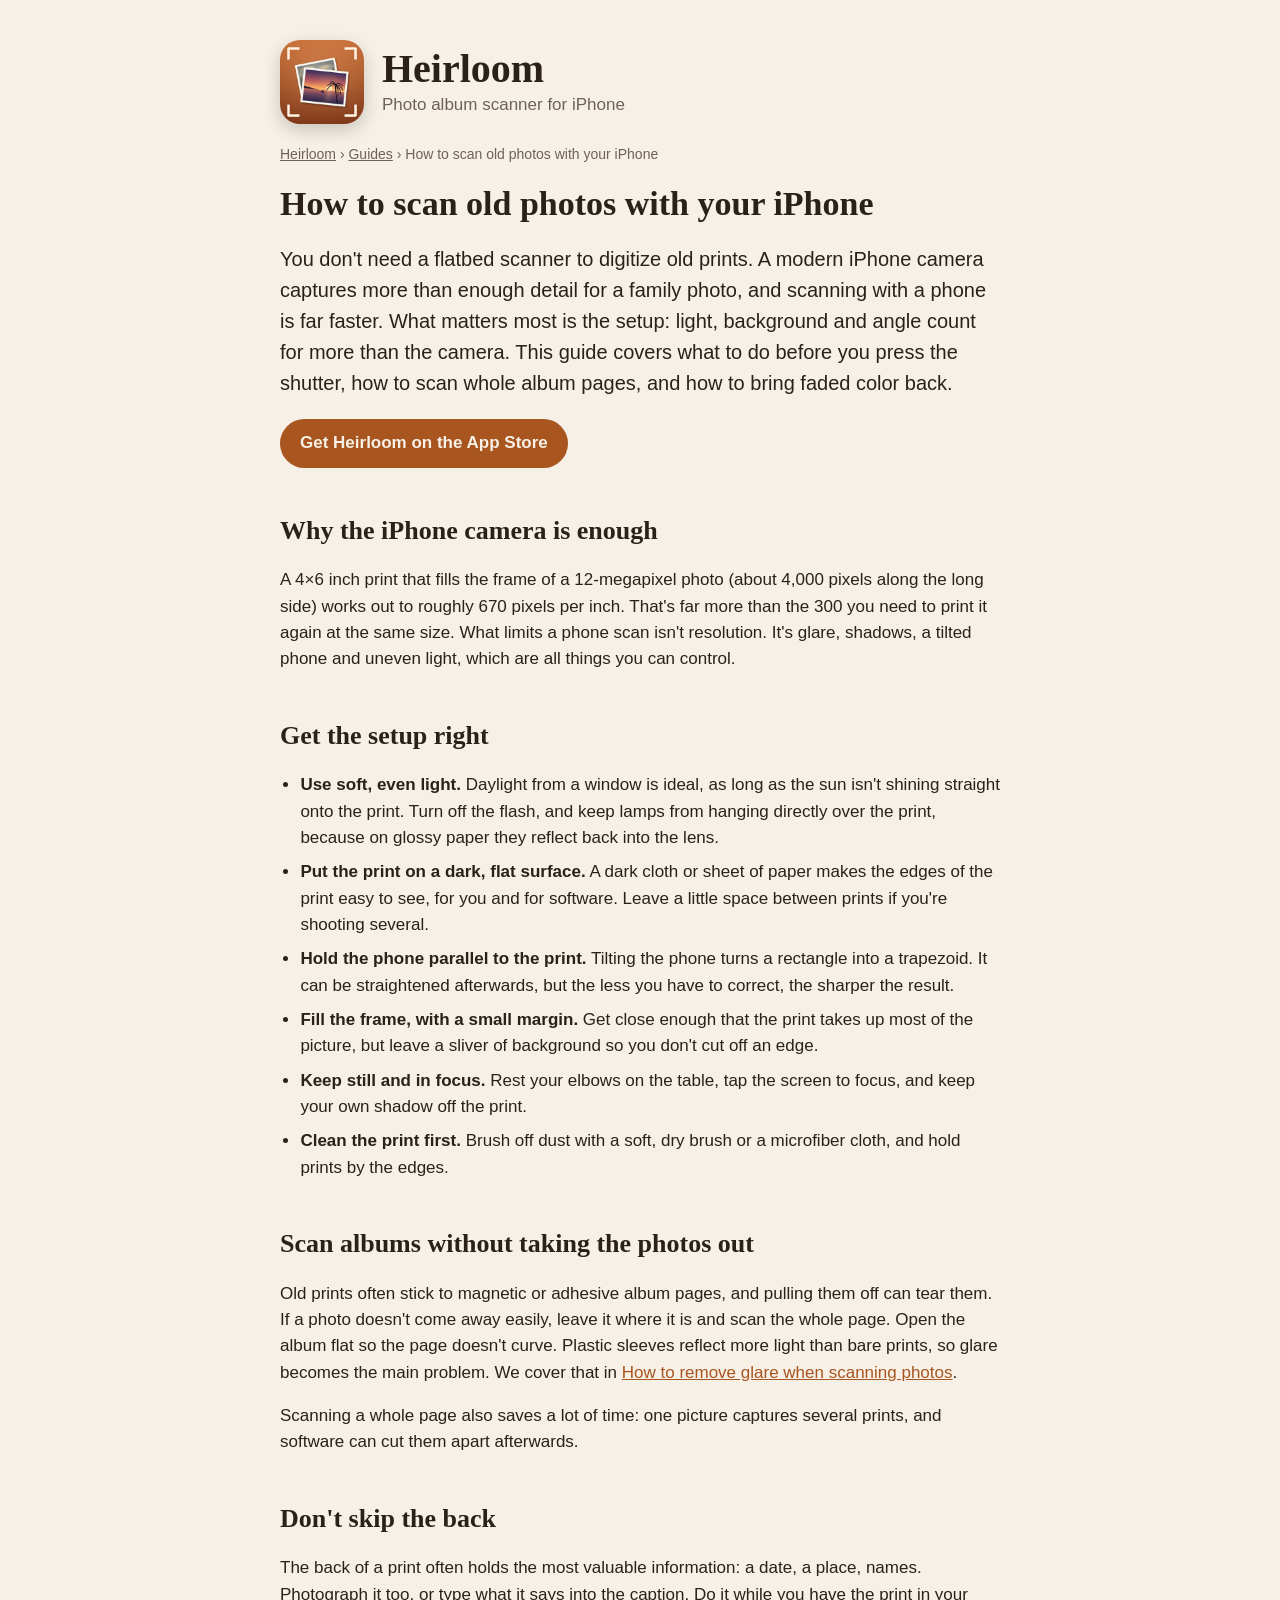
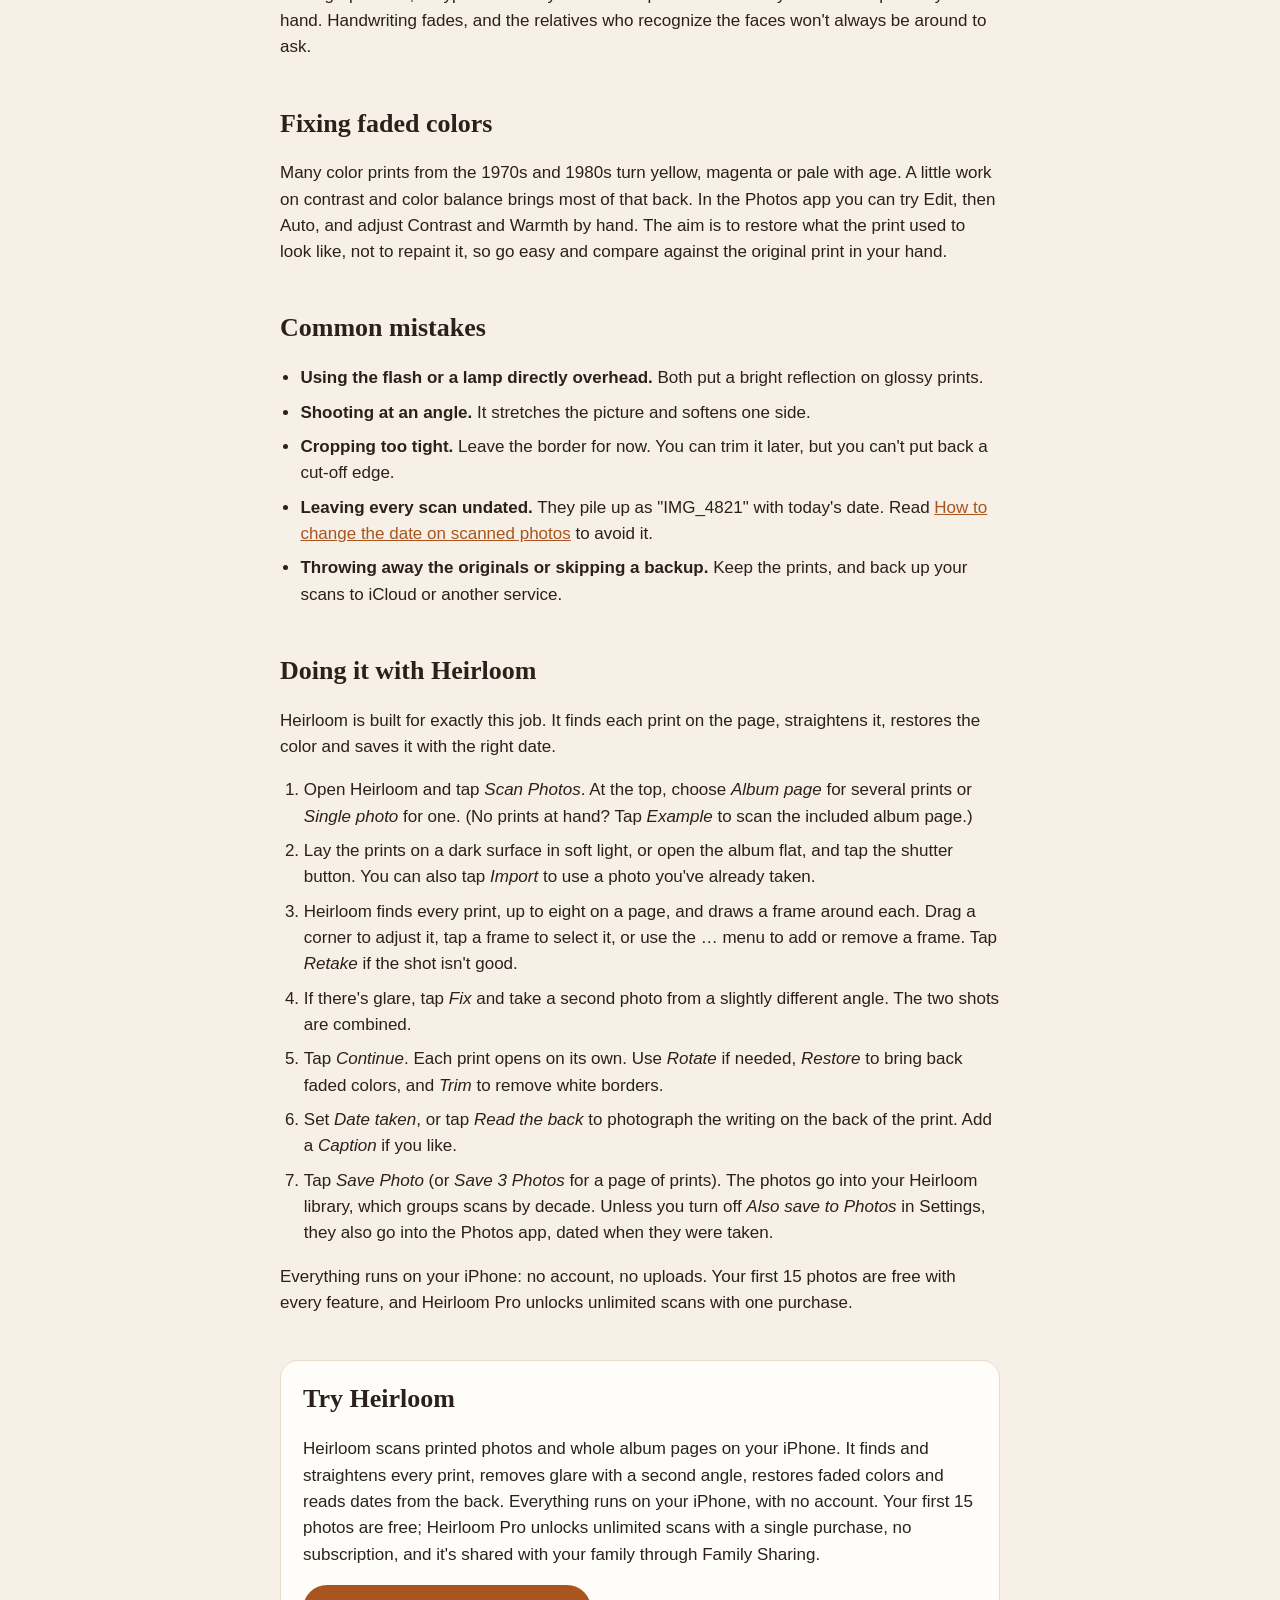
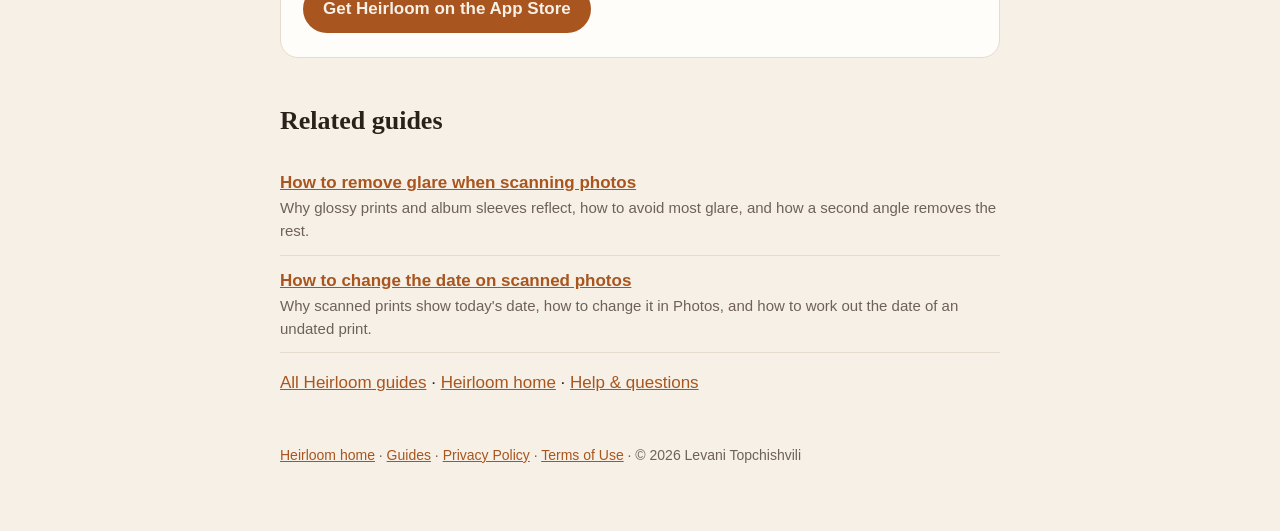
<file: docs/guides/how-to-scan-old-photos-with-iphone.html>
<!doctype html>
<html lang="en">
<head>
<meta charset="utf-8">
<meta name="viewport" content="width=device-width, initial-scale=1">
<title>How to Scan Old Photos With Your iPhone, Step by Step – Heirloom</title>
<meta name="description" content="How to scan old printed photos with your iPhone: set up light and background, scan whole album pages, fix faded colors, keep the back, and save each photo.">
<link rel="canonical" href="https://levan2002.github.io/heirloom-scanner/guides/how-to-scan-old-photos-with-iphone.html">
<link rel="icon" href="../icon.png">
<link rel="stylesheet" href="../style.css">
<meta property="og:type" content="article">
<meta property="og:title" content="How to Scan Old Photos With Your iPhone, Step by Step – Heirloom">
<meta property="og:description" content="How to scan old printed photos with your iPhone: set up light and background, scan whole album pages, fix faded colors, keep the back, and save each photo.">
<meta property="og:url" content="https://levan2002.github.io/heirloom-scanner/guides/how-to-scan-old-photos-with-iphone.html">
<meta property="og:site_name" content="Heirloom">
<meta name="twitter:card" content="summary">
<meta name="apple-itunes-app" content="app-id=6817803787">
<script type="application/ld+json">
{
 "@context": "https://schema.org",
 "@type": "Article",
 "headline": "How to scan old photos with your iPhone, step by step",
 "description": "How to scan old printed photos with your iPhone: set up light and background, scan whole album pages, fix faded colors, keep the back, and save each photo.",
 "author": {
  "@type": "Person",
  "name": "Levani Topchishvili"
 },
 "publisher": {
  "@type": "Person",
  "name": "Levani Topchishvili"
 },
 "datePublished": "2026-10-05",
 "dateModified": "2026-10-05",
 "mainEntityOfPage": "https://levan2002.github.io/heirloom-scanner/guides/how-to-scan-old-photos-with-iphone.html"
}
</script>
<script type="application/ld+json">
{
 "@context": "https://schema.org",
 "@type": "BreadcrumbList",
 "itemListElement": [
  {
   "@type": "ListItem",
   "position": 1,
   "name": "Heirloom home",
   "item": "https://levan2002.github.io/heirloom-scanner/"
  },
  {
   "@type": "ListItem",
   "position": 2,
   "name": "Guides",
   "item": "https://levan2002.github.io/heirloom-scanner/guides/"
  },
  {
   "@type": "ListItem",
   "position": 3,
   "name": "How to scan old photos with your iPhone, step by step",
   "item": "https://levan2002.github.io/heirloom-scanner/guides/how-to-scan-old-photos-with-iphone.html"
  }
 ]
}
</script>
</head>
<body class="guide"><main>
<div class="hero"><img src="../icon.png" alt="Heirloom app icon"><div><div class="g-brand"><a href="../">Heirloom</a></div><p class="muted">Photo album scanner for iPhone</p></div></div>
<nav class="crumbs" aria-label="Breadcrumb"><a href="../">Heirloom</a> <span aria-hidden="true">›</span> <a href="./">Guides</a> <span aria-hidden="true">›</span> How to scan old photos with your iPhone</nav>
<article class="guide-art">
<h1>How to scan old photos with your iPhone</h1>
<p class="lead">You don't need a flatbed scanner to digitize old prints. A modern iPhone camera captures more than enough detail for a family photo, and scanning with a phone is far faster. What matters most is the setup: light, background and angle count for more than the camera. This guide covers what to do before you press the shutter, how to scan whole album pages, and how to bring faded color back.</p>
<p class="g-cta-row"><a class="g-cta" href="https://apps.apple.com/app/id6817803787">Get Heirloom on the App Store</a></p>
<h2>Why the iPhone camera is enough</h2>
<p>A 4×6 inch print that fills the frame of a 12-megapixel photo (about 4,000 pixels along the long side) works out to roughly 670 pixels per inch. That's far more than the 300 you need to print it again at the same size. What limits a phone scan isn't resolution. It's glare, shadows, a tilted phone and uneven light, which are all things you can control.</p>

<h2>Get the setup right</h2>
<ul class="tips">
<li><strong>Use soft, even light.</strong> Daylight from a window is ideal, as long as the sun isn't shining straight onto the print. Turn off the flash, and keep lamps from hanging directly over the print, because on glossy paper they reflect back into the lens.</li>
<li><strong>Put the print on a dark, flat surface.</strong> A dark cloth or sheet of paper makes the edges of the print easy to see, for you and for software. Leave a little space between prints if you're shooting several.</li>
<li><strong>Hold the phone parallel to the print.</strong> Tilting the phone turns a rectangle into a trapezoid. It can be straightened afterwards, but the less you have to correct, the sharper the result.</li>
<li><strong>Fill the frame, with a small margin.</strong> Get close enough that the print takes up most of the picture, but leave a sliver of background so you don't cut off an edge.</li>
<li><strong>Keep still and in focus.</strong> Rest your elbows on the table, tap the screen to focus, and keep your own shadow off the print.</li>
<li><strong>Clean the print first.</strong> Brush off dust with a soft, dry brush or a microfiber cloth, and hold prints by the edges.</li>
</ul>

<h2>Scan albums without taking the photos out</h2>
<p>Old prints often stick to magnetic or adhesive album pages, and pulling them off can tear them. If a photo doesn't come away easily, leave it where it is and scan the whole page. Open the album flat so the page doesn't curve. Plastic sleeves reflect more light than bare prints, so glare becomes the main problem. We cover that in <a href="how-to-remove-glare-when-scanning-photos.html">How to remove glare when scanning photos</a>.</p>
<p>Scanning a whole page also saves a lot of time: one picture captures several prints, and software can cut them apart afterwards.</p>

<h2>Don't skip the back</h2>
<p>The back of a print often holds the most valuable information: a date, a place, names. Photograph it too, or type what it says into the caption. Do it while you have the print in your hand. Handwriting fades, and the relatives who recognize the faces won't always be around to ask.</p>

<h2>Fixing faded colors</h2>
<p>Many color prints from the 1970s and 1980s turn yellow, magenta or pale with age. A little work on contrast and color balance brings most of that back. In the Photos app you can try Edit, then Auto, and adjust Contrast and Warmth by hand. The aim is to restore what the print used to look like, not to repaint it, so go easy and compare against the original print in your hand.</p>

<h2>Common mistakes</h2>
<ul class="tips">
<li><strong>Using the flash or a lamp directly overhead.</strong> Both put a bright reflection on glossy prints.</li>
<li><strong>Shooting at an angle.</strong> It stretches the picture and softens one side.</li>
<li><strong>Cropping too tight.</strong> Leave the border for now. You can trim it later, but you can't put back a cut-off edge.</li>
<li><strong>Leaving every scan undated.</strong> They pile up as "IMG_4821" with today's date. Read <a href="how-to-change-the-date-on-scanned-photos.html">How to change the date on scanned photos</a> to avoid it.</li>
<li><strong>Throwing away the originals or skipping a backup.</strong> Keep the prints, and back up your scans to iCloud or another service.</li>
</ul>
<h2>Doing it with Heirloom</h2>
<p>Heirloom is built for exactly this job. It finds each print on the page, straightens it, restores the color and saves it with the right date.</p>
<ol class="steps">
<li>Open Heirloom and tap <em>Scan Photos</em>. At the top, choose <em>Album page</em> for several prints or <em>Single photo</em> for one. (No prints at hand? Tap <em>Example</em> to scan the included album page.)</li>
<li>Lay the prints on a dark surface in soft light, or open the album flat, and tap the shutter button. You can also tap <em>Import</em> to use a photo you've already taken.</li>
<li>Heirloom finds every print, up to eight on a page, and draws a frame around each. Drag a corner to adjust it, tap a frame to select it, or use the … menu to add or remove a frame. Tap <em>Retake</em> if the shot isn't good.</li>
<li>If there's glare, tap <em>Fix</em> and take a second photo from a slightly different angle. The two shots are combined.</li>
<li>Tap <em>Continue</em>. Each print opens on its own. Use <em>Rotate</em> if needed, <em>Restore</em> to bring back faded colors, and <em>Trim</em> to remove white borders.</li>
<li>Set <em>Date taken</em>, or tap <em>Read the back</em> to photograph the writing on the back of the print. Add a <em>Caption</em> if you like.</li>
<li>Tap <em>Save Photo</em> (or <em>Save 3 Photos</em> for a page of prints). The photos go into your Heirloom library, which groups scans by decade. Unless you turn off <em>Also save to Photos</em> in Settings, they also go into the Photos app, dated when they were taken.</li>
</ol>
<p>Everything runs on your iPhone: no account, no uploads. Your first 15 photos are free with every feature, and Heirloom Pro unlocks unlimited scans with one purchase.</p>
<div class="g-end ">
<h2>Try Heirloom</h2>
<p>Heirloom scans printed photos and whole album pages on your iPhone. It finds and straightens every print, removes glare with a second angle, restores faded colors and reads dates from the back. Everything runs on your iPhone, with no account. Your first 15 photos are free; Heirloom Pro unlocks unlimited scans with a single purchase, no subscription, and it's shared with your family through Family Sharing.</p>
<p class="g-cta-row"><a class="g-cta" href="https://apps.apple.com/app/id6817803787">Get Heirloom on the App Store</a></p>
</div>
<aside class="g-related">
<h2>Related guides</h2>
<ul>
<li><a href="how-to-remove-glare-when-scanning-photos.html">How to remove glare when scanning photos</a><span>Why glossy prints and album sleeves reflect, how to avoid most glare, and how a second angle removes the rest.</span></li>
<li><a href="how-to-change-the-date-on-scanned-photos.html">How to change the date on scanned photos</a><span>Why scanned prints show today's date, how to change it in Photos, and how to work out the date of an undated print.</span></li>
</ul>
<p><a href="./">All Heirloom guides</a> · <a href="../">Heirloom home</a> · <a href="../#questions">Help &amp; questions</a></p>
</aside>
</article>
<footer><a href="../">Heirloom home</a> · <a href="./">Guides</a> · <a href="../privacy.html">Privacy Policy</a> · <a href="https://www.apple.com/legal/internet-services/itunes/dev/stdeula/">Terms of Use</a> · © 2026 Levani Topchishvili</footer>
</main></body></html>
</file>
<file: docs/style.css>
:root{--paper:#F6F0E6;--card:#FFFDF9;--ink:#2A211B;--soft:#6E6258;--line:#E6DCCD;--accent:#A8551F}
@media (prefers-color-scheme:dark){:root{--paper:#14110E;--card:#221D19;--ink:#F3EBE0;--soft:#B3A89C;--line:#342C25;--accent:#EE9A58}}
*{box-sizing:border-box}
body{margin:0;background:var(--paper);color:var(--ink);font:17px/1.55 -apple-system,BlinkMacSystemFont,"Segoe UI",sans-serif}
main{max-width:760px;margin:0 auto;padding:40px 20px 64px}
h1,h2,h3{font-family:"New York",ui-serif,Georgia,serif;line-height:1.2}
h1{font-size:40px;margin:.2em 0 .3em}h2{font-size:26px;margin-top:1.8em}h3{font-size:19px;margin:1.2em 0 .3em}
a{color:var(--accent)}
.muted{color:var(--soft)}
.card{background:var(--card);border:1px solid var(--line);border-radius:18px;padding:18px 20px;margin:18px 0}
.hero{display:flex;gap:18px;align-items:center}
.hero img{width:84px;height:84px;border-radius:20px;box-shadow:0 6px 18px rgba(0,0,0,.18)}
.wide{width:100%;max-width:560px;display:block;margin:18px auto}
ul{padding-left:1.2em}li{margin:.3em 0}
footer{margin-top:48px;color:var(--soft);font-size:14px}

/* guides */
.g-brand{font:600 40px/1.15 "New York",ui-serif,Georgia,serif}
.g-brand a{color:var(--ink);text-decoration:none}
.crumbs{font-size:14px;color:var(--soft);margin:20px 0 18px}
.crumbs a{color:var(--soft)}
.guide-art h1{font-size:34px;margin:.2em 0 .4em}
@media (max-width:480px){.guide-art h1{font-size:28px}.g-brand{font-size:32px}}
.hero .muted{margin:0}
.lead{font-size:20px}
.g-cta{display:inline-block;background:var(--accent);color:var(--paper);font-weight:600;text-decoration:none;padding:11px 20px;border-radius:999px}
.g-cta-row{margin:16px 0}
.g-end{background:var(--card);border:1px solid var(--line);border-radius:18px;padding:6px 22px 8px;margin-top:44px}
.g-end h2{margin-top:16px}
.g-list,.g-related ul{list-style:none;padding:0}
.g-list li,.g-related li{padding:12px 0;border-bottom:1px solid var(--line);margin:0}
.g-list a,.g-related li a{font-weight:600;display:block}
.g-list span,.g-related li span{display:block;color:var(--soft);font-size:15px}
ol.steps li,ul.tips li{margin:8px 0}
ol.steps{padding-left:1.4em}
</file>
